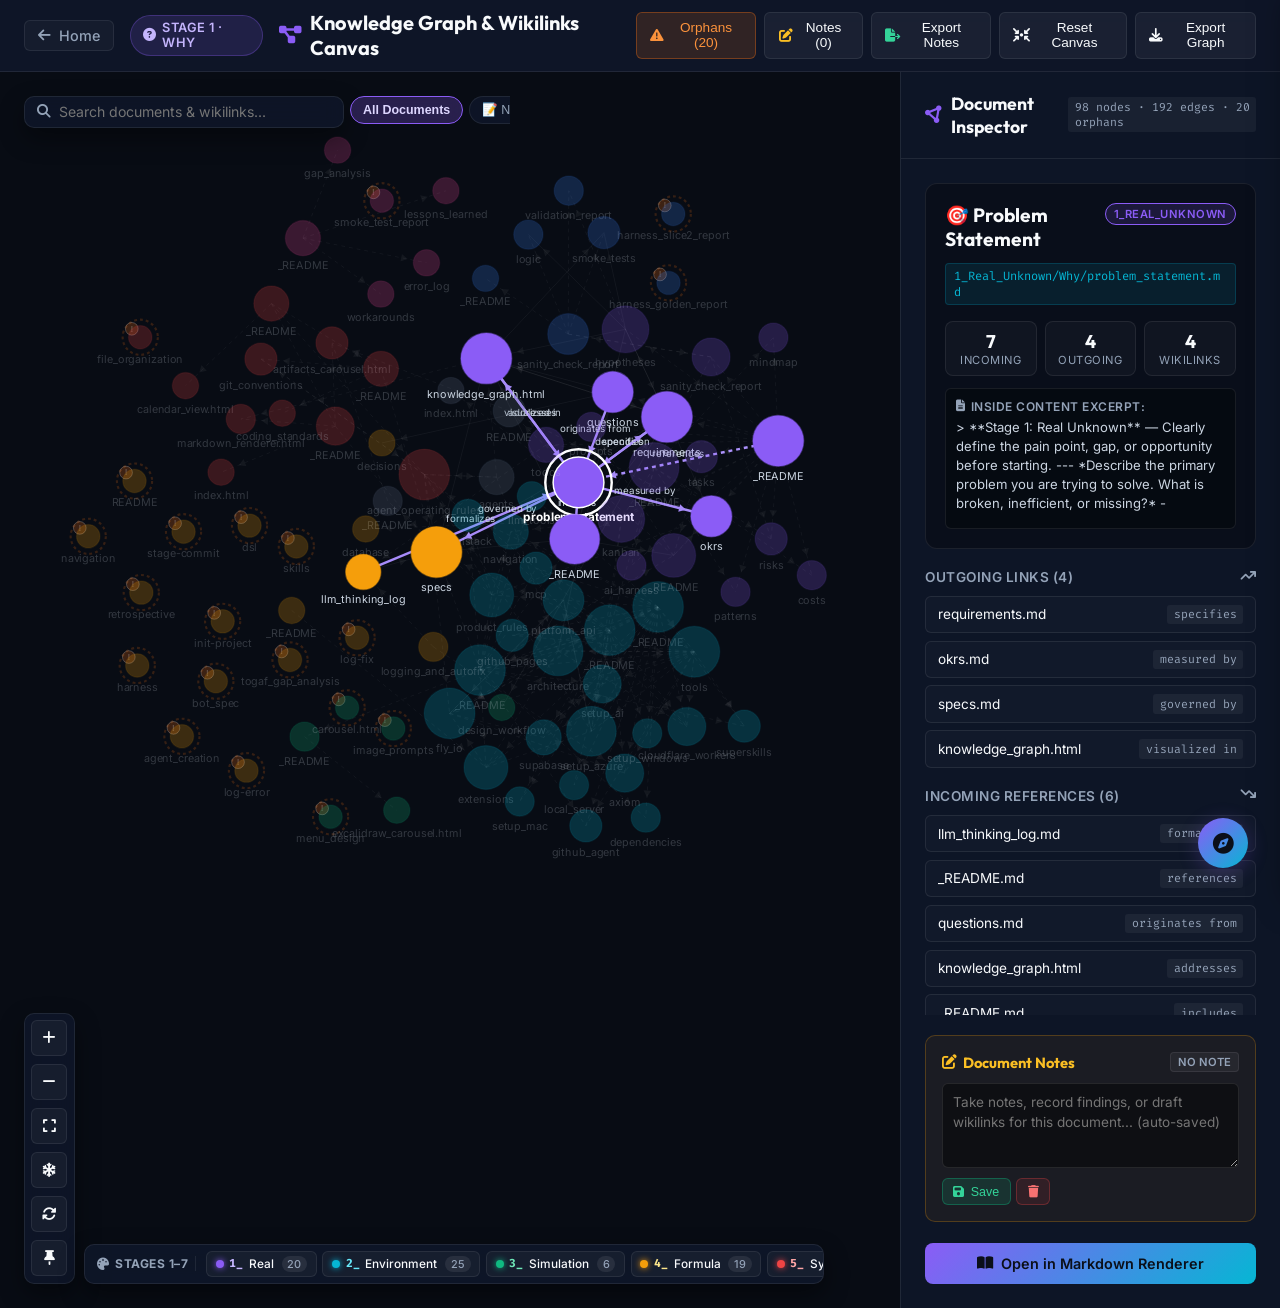
<file: 1_Real_Unknown/Why/knowledge_graph.html>
<!DOCTYPE html>
<html lang="en">
<head>
  <meta charset="UTF-8">
  <meta name="viewport" content="width=device-width, initial-scale=1.0">
  <title>Document Relationship Knowledge Graph — Why</title>
  <link rel="preconnect" href="https://fonts.googleapis.com">
  <link rel="preconnect" href="https://fonts.gstatic.com" crossorigin>
  <link href="https://fonts.googleapis.com/css2?family=Inter:wght@300;400;500;600;700&family=Outfit:wght@500;600;700;800&family=Fira+Code:wght@400;500&display=swap" rel="stylesheet">
  <link rel="stylesheet" href="https://cdnjs.cloudflare.com/ajax/libs/font-awesome/6.4.0/css/all.min.css">

  <style>
    :root {
      --bg-dark: #0b0f19;
      --bg-card: rgba(15, 23, 42, 0.85);
      --bg-glass: rgba(15, 23, 42, 0.9);
      --border-color: rgba(255, 255, 255, 0.08);
      --border-glow: rgba(139, 92, 246, 0.25);
      --text-primary: #f8fafc;
      --text-muted: #94a3b8;
      --stage-real: #8b5cf6;
      --stage-env: #06b6d4;
      --stage-sim: #10b981;
      --stage-form: #f59e0b;
      --stage-sym: #ef4444;
      --stage-sem: #ec4899;
      --stage-test: #3b82f6;
      --orphan-color: #f97316;
      --font-display: 'Outfit', sans-serif;
      --font-body: 'Inter', sans-serif;
      --font-mono: 'Fira Code', monospace;
      --transition: all 0.25s cubic-bezier(0.4, 0, 0.2, 1);
    }

    * { box-sizing: border-box; margin: 0; padding: 0; }

    body {
      background-color: var(--bg-dark);
      color: var(--text-primary);
      font-family: var(--font-body);
      min-height: 100vh;
      overflow: hidden;
      display: flex;
      flex-direction: column;
    }

    a { color: inherit; text-decoration: none; transition: var(--transition); }

    /* Header */
    .app-header {
      backdrop-filter: blur(14px);
      background-color: var(--bg-glass);
      border-bottom: 1px solid var(--border-color);
      position: relative;
      z-index: 100;
      padding: 0.65rem 1.5rem;
      display: flex;
      justify-content: space-between;
      align-items: center;
      gap: 1rem;
    }

    .header-left {
      display: flex;
      align-items: center;
      gap: 1rem;
    }

    .back-btn {
      display: inline-flex;
      align-items: center;
      gap: 0.5rem;
      font-weight: 500;
      color: var(--text-muted);
      font-size: 0.9rem;
      padding: 0.4rem 0.8rem;
      border-radius: 6px;
      border: 1px solid var(--border-color);
      background: rgba(255, 255, 255, 0.03);
    }

    .back-btn:hover {
      color: var(--stage-real);
      border-color: var(--stage-real);
      transform: translateX(-2px);
    }

    .stage-badge {
      display: inline-flex;
      align-items: center;
      gap: 0.4rem;
      background: rgba(139, 92, 246, 0.15);
      border: 1px solid rgba(139, 92, 246, 0.3);
      color: #c4b5fd;
      padding: 0.3rem 0.75rem;
      border-radius: 999px;
      font-size: 0.8rem;
      font-weight: 600;
      text-transform: uppercase;
      letter-spacing: 0.5px;
    }

    .page-title {
      font-family: var(--font-display);
      font-size: 1.25rem;
      font-weight: 700;
      color: var(--text-primary);
      display: flex;
      align-items: center;
      gap: 0.5rem;
    }

    .header-right {
      display: flex;
      align-items: center;
      gap: 0.5rem;
    }

    .btn-tool {
      display: inline-flex;
      align-items: center;
      gap: 0.4rem;
      background: rgba(255, 255, 255, 0.05);
      border: 1px solid var(--border-color);
      color: var(--text-primary);
      padding: 0.45rem 0.85rem;
      border-radius: 6px;
      font-size: 0.85rem;
      font-weight: 500;
      cursor: pointer;
      transition: var(--transition);
    }

    .btn-tool:hover {
      background: rgba(255, 255, 255, 0.1);
      border-color: rgba(255, 255, 255, 0.2);
    }

    .btn-orphans-filter {
      background: rgba(249, 115, 22, 0.15);
      border: 1px solid rgba(249, 115, 22, 0.35);
      color: #fb923c;
    }

    .btn-orphans-filter.active {
      background: #f97316;
      color: #0b0f19;
      font-weight: 700;
      box-shadow: 0 0 15px rgba(249, 115, 22, 0.5);
    }

    /* Main Canvas & Layout */
    .app-body {
      flex: 1;
      display: grid;
      grid-template-columns: 1fr 380px;
      position: relative;
      overflow: hidden;
    }

    .canvas-container {
      position: relative;
      width: 100%;
      height: 100%;
      background: #080c14;
      overflow: hidden;
      cursor: grab;
    }

    .canvas-container.grabbing {
      cursor: grabbing;
    }

    #graphCanvas {
      width: 100%;
      height: 100%;
      display: block;
    }

    /* Floating Canvas Controls */
    .canvas-controls {
      position: absolute;
      bottom: 1.5rem;
      left: 1.5rem;
      display: flex;
      flex-direction: column;
      gap: 0.5rem;
      z-index: 10;
      background: rgba(15, 23, 42, 0.85);
      backdrop-filter: blur(10px);
      border: 1px solid var(--border-color);
      border-radius: 10px;
      padding: 0.4rem;
      box-shadow: 0 10px 25px rgba(0, 0, 0, 0.4);
    }

    .ctrl-btn {
      width: 36px;
      height: 36px;
      border-radius: 6px;
      background: rgba(255, 255, 255, 0.04);
      border: 1px solid var(--border-color);
      color: var(--text-primary);
      display: flex;
      align-items: center;
      justify-content: center;
      cursor: pointer;
      font-size: 0.9rem;
      transition: var(--transition);
    }

    .ctrl-btn:hover {
      background: rgba(139, 92, 246, 0.2);
      border-color: var(--stage-real);
      color: #c4b5fd;
    }

    /* Search & Filter Bar Overlay */
    .graph-search-bar {
      position: absolute;
      top: 1.5rem;
      left: 1.5rem;
      z-index: 10;
      display: flex;
      align-items: center;
      gap: 0.5rem;
      background: rgba(15, 23, 42, 0.85);
      backdrop-filter: blur(10px);
      border: 1px solid var(--border-color);
      border-radius: 10px;
      padding: 0.4rem 0.75rem;
      box-shadow: 0 10px 25px rgba(0, 0, 0, 0.4);
      width: 320px;
    }

    .search-input {
      background: transparent;
      border: none;
      outline: none;
      color: var(--text-primary);
      font-size: 0.88rem;
      font-family: var(--font-body);
      flex: 1;
    }

    .stage-filters-strip {
      position: absolute;
      top: 1.5rem;
      left: 350px;
      z-index: 10;
      display: flex;
      gap: 0.35rem;
      overflow-x: auto;
      max-width: calc(100% - 740px);
      padding-bottom: 2px;
    }

    .filter-chip {
      background: rgba(15, 23, 42, 0.85);
      backdrop-filter: blur(10px);
      border: 1px solid var(--border-color);
      border-radius: 999px;
      padding: 0.35rem 0.75rem;
      font-size: 0.78rem;
      font-weight: 500;
      color: var(--text-muted);
      cursor: pointer;
      white-space: nowrap;
      transition: var(--transition);
      display: inline-flex;
      align-items: center;
      gap: 0.35rem;
    }

    .filter-chip:hover {
      color: var(--text-primary);
      border-color: rgba(255, 255, 255, 0.25);
    }

    .filter-chip.active {
      background: rgba(139, 92, 246, 0.25);
      border-color: var(--stage-real);
      color: #ddd6fe;
      font-weight: 600;
    }

    .stage-tag-dot {
      display: inline-block;
      width: 8px;
      height: 8px;
      border-radius: 50%;
      flex-shrink: 0;
      box-shadow: 0 0 5px currentColor;
    }

    .filter-chip.stage-chip:hover {
      border-color: var(--chip-color, var(--border-color));
      color: #fff;
    }

    .filter-chip.stage-chip.active {
      background: var(--chip-bg, rgba(139, 92, 246, 0.25));
      border-color: var(--chip-color, var(--stage-real));
      color: #fff;
      box-shadow: 0 0 12px var(--chip-glow, rgba(139, 92, 246, 0.3));
    }

    /* Floating Stage Color Legend (Stages 1-7) */
    .stage-legend-bar {
      position: absolute;
      bottom: 1.5rem;
      left: 5.25rem;
      z-index: 10;
      display: flex;
      align-items: center;
      gap: 0.6rem;
      background: rgba(15, 23, 42, 0.9);
      backdrop-filter: blur(14px);
      border: 1px solid var(--border-color);
      border-radius: 10px;
      padding: 0.35rem 0.75rem;
      box-shadow: 0 10px 25px rgba(0, 0, 0, 0.45);
      max-width: calc(100% - 10rem);
      overflow-x: auto;
    }

    .legend-title {
      font-size: 0.75rem;
      font-weight: 700;
      color: var(--text-muted);
      text-transform: uppercase;
      letter-spacing: 0.5px;
      display: inline-flex;
      align-items: center;
      gap: 0.35rem;
      white-space: nowrap;
      padding-right: 0.45rem;
      border-right: 1px solid var(--border-color);
    }

    .legend-tags-row {
      display: flex;
      align-items: center;
      gap: 0.35rem;
    }

    .stage-tag-pill {
      display: inline-flex;
      align-items: center;
      gap: 0.35rem;
      background: rgba(255, 255, 255, 0.04);
      border: 1px solid var(--border-color);
      border-radius: 6px;
      padding: 0.25rem 0.55rem;
      font-size: 0.74rem;
      font-weight: 500;
      cursor: pointer;
      color: var(--text-primary);
      transition: var(--transition);
      white-space: nowrap;
      user-select: none;
    }

    .stage-tag-pill:hover {
      background: rgba(255, 255, 255, 0.09);
      border-color: var(--pill-color, rgba(255, 255, 255, 0.3));
      transform: translateY(-1px);
    }

    .stage-tag-pill.active {
      background: var(--pill-bg, rgba(139, 92, 246, 0.25));
      border-color: var(--pill-color, var(--stage-real));
      box-shadow: 0 0 10px var(--pill-glow, rgba(139, 92, 246, 0.4));
      font-weight: 600;
    }

    .stage-tag-pill .legend-dot {
      width: 8px;
      height: 8px;
      border-radius: 50%;
      flex-shrink: 0;
    }

    .stage-tag-pill .legend-num {
      font-family: var(--font-mono);
      font-weight: 700;
      font-size: 0.72rem;
    }

    .stage-tag-pill .legend-count {
      font-size: 0.68rem;
      color: var(--text-muted);
      background: rgba(255, 255, 255, 0.08);
      padding: 0.08rem 0.35rem;
      border-radius: 999px;
      margin-left: 0.15rem;
    }

    /* Simulation Status Tag */
    .sim-status-tag {
      display: inline-flex;
      align-items: center;
      gap: 0.35rem;
      font-size: 0.72rem;
      color: var(--text-muted);
      margin-left: 0.4rem;
      padding-left: 0.5rem;
      border-left: 1px solid var(--border-color);
      white-space: nowrap;
    }

    .sim-status-tag .status-indicator {
      width: 7px;
      height: 7px;
      border-radius: 50%;
      background: #34d399;
      box-shadow: 0 0 6px #34d399;
    }

    .sim-status-tag .status-indicator.cooling {
      background: #f59e0b;
      box-shadow: 0 0 6px #f59e0b;
    }

    .sim-status-tag .status-indicator.frozen {
      background: #38bdf8;
      box-shadow: 0 0 6px #38bdf8;
    }

    /* Accessibility focus rings */
    button:focus-visible, input:focus-visible, textarea:focus-visible, a:focus-visible {
      outline: 2px solid var(--stage-real);
      outline-offset: 2px;
    }

    .sr-only {
      position: absolute;
      width: 1px;
      height: 1px;
      padding: 0;
      margin: -1px;
      overflow: hidden;
      clip: rect(0, 0, 0, 0);
      white-space: nowrap;
      border: 0;
    }

    /* Inline Load Error & Drag-and-drop Overlay */
    .graph-error-overlay {
      position: absolute;
      inset: 0;
      z-index: 70;
      background: rgba(11, 15, 25, 0.94);
      backdrop-filter: blur(16px);
      display: none;
      flex-direction: column;
      align-items: center;
      justify-content: center;
      padding: 2rem;
    }

    .graph-error-card {
      background: rgba(15, 23, 42, 0.95);
      border: 1px solid rgba(239, 68, 68, 0.4);
      border-radius: 14px;
      padding: 2rem;
      max-width: 580px;
      width: 100%;
      box-shadow: 0 20px 50px rgba(0, 0, 0, 0.7);
      display: flex;
      flex-direction: column;
      gap: 1.25rem;
    }

    .graph-error-header {
      display: flex;
      align-items: center;
      gap: 0.75rem;
      color: #ef4444;
      font-family: var(--font-display);
      font-size: 1.2rem;
      font-weight: 700;
    }

    .graph-error-desc {
      font-size: 0.88rem;
      color: #cbd5e1;
      line-height: 1.5;
    }

    .graph-error-options {
      display: flex;
      flex-direction: column;
      gap: 1rem;
    }

    .fix-option-box {
      background: rgba(0, 0, 0, 0.4);
      border: 1px solid var(--border-color);
      border-radius: 8px;
      padding: 0.85rem;
      display: flex;
      flex-direction: column;
      gap: 0.4rem;
    }

    .fix-option-title {
      font-size: 0.82rem;
      font-weight: 600;
      color: var(--stage-env);
      text-transform: uppercase;
      letter-spacing: 0.5px;
    }

    .drop-zone {
      border: 2px dashed rgba(139, 92, 246, 0.45);
      background: rgba(139, 92, 246, 0.06);
      border-radius: 8px;
      padding: 1.25rem;
      text-align: center;
      cursor: pointer;
      transition: var(--transition);
      display: flex;
      flex-direction: column;
      align-items: center;
      gap: 0.5rem;
    }

    .drop-zone.dragover {
      background: rgba(139, 92, 246, 0.2);
      border-color: var(--stage-real);
      transform: scale(1.02);
    }

    @media (prefers-reduced-motion: reduce) {
      * {
        animation: none !important;
        transition: none !important;
      }
    }

    /* Right Sidebar Inspector */
    .inspector-sidebar {
      background-color: var(--bg-card);
      backdrop-filter: blur(16px);
      border-left: 1px solid var(--border-color);
      display: flex;
      flex-direction: column;
      overflow-y: auto;
      z-index: 20;
    }

    .inspector-header {
      padding: 1.25rem 1.5rem;
      border-bottom: 1px solid var(--border-color);
      display: flex;
      justify-content: space-between;
      align-items: center;
    }

    .inspector-title {
      font-family: var(--font-display);
      font-size: 1.1rem;
      font-weight: 700;
      color: var(--text-primary);
      display: flex;
      align-items: center;
      gap: 0.5rem;
    }

    .inspector-content {
      padding: 1.5rem;
      display: flex;
      flex-direction: column;
      gap: 1.25rem;
      flex: 1;
    }

    /* Node Card in Inspector */
    .node-summary-card {
      background: rgba(0, 0, 0, 0.3);
      border: 1px solid var(--border-color);
      border-radius: 12px;
      padding: 1.2rem;
      display: flex;
      flex-direction: column;
      gap: 0.75rem;
    }

    .node-title-main {
      font-family: var(--font-display);
      font-size: 1.2rem;
      font-weight: 700;
      color: #f8fafc;
      word-break: break-word;
    }

    .node-path-badge {
      font-family: var(--font-mono);
      font-size: 0.75rem;
      color: var(--stage-env);
      background: rgba(6, 182, 212, 0.1);
      padding: 0.25rem 0.5rem;
      border-radius: 4px;
      border: 1px solid rgba(6, 182, 212, 0.2);
      word-break: break-all;
    }

    .metric-grid {
      display: grid;
      grid-template-columns: repeat(3, 1fr);
      gap: 0.5rem;
      margin-top: 0.25rem;
    }

    .metric-box {
      background: rgba(255, 255, 255, 0.03);
      border: 1px solid var(--border-color);
      border-radius: 8px;
      padding: 0.5rem;
      text-align: center;
    }

    .metric-value {
      font-family: var(--font-display);
      font-size: 1.15rem;
      font-weight: 700;
      color: var(--text-primary);
    }

    .metric-label {
      font-size: 0.7rem;
      color: var(--text-muted);
      text-transform: uppercase;
      letter-spacing: 0.5px;
    }

    /* Orphan Warning Card */
    .orphan-alert-card {
      background: rgba(249, 115, 22, 0.1);
      border: 1px solid rgba(249, 115, 22, 0.35);
      border-radius: 10px;
      padding: 1rem;
      display: flex;
      flex-direction: column;
      gap: 0.65rem;
    }

    .orphan-alert-header {
      display: flex;
      align-items: center;
      gap: 0.5rem;
      color: #fb923c;
      font-weight: 700;
      font-size: 0.95rem;
    }

    .orphan-alert-text {
      color: #fed7aa;
      font-size: 0.85rem;
      line-height: 1.5;
    }

    .feedback-box {
      background: rgba(0, 0, 0, 0.4);
      border: 1px dashed rgba(249, 115, 22, 0.4);
      border-radius: 6px;
      padding: 0.75rem;
      display: flex;
      flex-direction: column;
      gap: 0.5rem;
    }

    .feedback-title {
      font-size: 0.8rem;
      color: #fba94b;
      font-weight: 600;
      text-transform: uppercase;
      letter-spacing: 0.5px;
    }

    .feedback-code {
      font-family: var(--font-mono);
      font-size: 0.8rem;
      color: #fde047;
      background: rgba(0, 0, 0, 0.5);
      padding: 0.4rem 0.6rem;
      border-radius: 4px;
      word-break: break-all;
    }

    .btn-copy-snippet {
      align-self: flex-start;
      background: rgba(249, 115, 22, 0.2);
      border: 1px solid rgba(249, 115, 22, 0.4);
      color: #fed7aa;
      padding: 0.35rem 0.75rem;
      border-radius: 4px;
      font-size: 0.78rem;
      font-weight: 600;
      cursor: pointer;
      display: inline-flex;
      align-items: center;
      gap: 0.35rem;
      transition: var(--transition);
    }

    .btn-copy-snippet:hover {
      background: #f97316;
      color: #0b0f19;
    }

    /* Links Lists */
    .links-section {
      display: flex;
      flex-direction: column;
      gap: 0.65rem;
    }

    .links-heading {
      font-size: 0.85rem;
      font-weight: 600;
      color: var(--text-muted);
      text-transform: uppercase;
      letter-spacing: 0.5px;
      display: flex;
      justify-content: space-between;
    }

    .links-list {
      display: flex;
      flex-direction: column;
      gap: 0.45rem;
      max-height: 200px;
      overflow-y: auto;
    }

    .link-item {
      display: flex;
      align-items: center;
      justify-content: space-between;
      padding: 0.5rem 0.75rem;
      background: rgba(255, 255, 255, 0.02);
      border: 1px solid var(--border-color);
      border-radius: 6px;
      cursor: pointer;
      font-size: 0.85rem;
      transition: var(--transition);
    }

    .link-item:hover {
      background: rgba(139, 92, 246, 0.1);
      border-color: rgba(139, 92, 246, 0.3);
      transform: translateX(3px);
    }

    .link-relation-badge {
      font-family: var(--font-mono);
      font-size: 0.72rem;
      color: var(--text-muted);
      background: rgba(255, 255, 255, 0.05);
      padding: 0.15rem 0.4rem;
      border-radius: 3px;
    }

    .btn-open-doc {
      display: inline-flex;
      align-items: center;
      justify-content: center;
      gap: 0.5rem;
      background: linear-gradient(135deg, var(--stage-real), var(--stage-env));
      border: none;
      color: #0b0f19;
      padding: 0.75rem 1rem;
      border-radius: 8px;
      font-weight: 600;
      font-size: 0.9rem;
      cursor: pointer;
      transition: var(--transition);
      margin-top: auto;
    }

    .btn-open-doc:hover {
      box-shadow: 0 0 20px var(--border-glow);
      color: #000;
      transform: translateY(-2px);
    }

    /* Floating Hover Popover ("Show Inside") */
    .hover-preview-card {
      position: absolute;
      width: 320px;
      background: rgba(15, 23, 42, 0.95);
      backdrop-filter: blur(18px);
      border: 1px solid rgba(255, 255, 255, 0.16);
      border-radius: 12px;
      padding: 1rem;
      box-shadow: 0 16px 36px rgba(0, 0, 0, 0.6), 0 0 25px rgba(139, 92, 246, 0.2);
      z-index: 50;
      pointer-events: auto;
      transition: opacity 0.18s ease;
      display: flex;
      flex-direction: column;
      gap: 0.65rem;
    }

    .hover-header {
      display: flex;
      justify-content: space-between;
      align-items: center;
      gap: 0.5rem;
    }

    .hover-title-row {
      display: flex;
      align-items: center;
      gap: 0.5rem;
      min-width: 0;
    }

    .hover-stage-dot {
      width: 10px;
      height: 10px;
      border-radius: 50%;
      background: var(--stage-real);
      flex-shrink: 0;
    }

    .hover-title {
      font-family: var(--font-display);
      font-weight: 700;
      font-size: 0.95rem;
      color: #fff;
      white-space: nowrap;
      overflow: hidden;
      text-overflow: ellipsis;
    }

    .hover-badge {
      font-size: 0.68rem;
      font-weight: 600;
      text-transform: uppercase;
      padding: 0.2rem 0.5rem;
      border-radius: 999px;
      border: 1px solid rgba(255, 255, 255, 0.15);
      background: rgba(255, 255, 255, 0.05);
      white-space: nowrap;
    }

    .hover-path {
      font-family: var(--font-mono);
      font-size: 0.72rem;
      color: var(--stage-env);
      background: rgba(6, 182, 212, 0.08);
      padding: 0.2rem 0.4rem;
      border-radius: 4px;
      border: 1px solid rgba(6, 182, 212, 0.15);
      word-break: break-all;
    }

    .hover-content-box {
      background: rgba(0, 0, 0, 0.35);
      border: 1px solid var(--border-color);
      border-radius: 6px;
      padding: 0.6rem;
      display: flex;
      flex-direction: column;
      gap: 0.35rem;
    }

    .hover-section-label {
      font-size: 0.72rem;
      font-weight: 600;
      color: var(--text-muted);
      text-transform: uppercase;
      letter-spacing: 0.5px;
      display: flex;
      align-items: center;
      gap: 0.35rem;
    }

    .hover-excerpt {
      font-size: 0.8rem;
      color: #cbd5e1;
      line-height: 1.45;
      max-height: 110px;
      overflow-y: auto;
    }

    .hover-note-box {
      background: rgba(245, 158, 11, 0.1);
      border: 1px dashed rgba(245, 158, 11, 0.35);
      border-radius: 6px;
      padding: 0.6rem;
      display: flex;
      flex-direction: column;
      gap: 0.35rem;
    }

    .hover-note-text {
      font-size: 0.8rem;
      color: #fde68a;
      line-height: 1.4;
      max-height: 80px;
      overflow-y: auto;
    }

    .hover-footer {
      display: flex;
      justify-content: space-between;
      align-items: center;
      border-top: 1px solid var(--border-color);
      padding-top: 0.5rem;
      margin-top: 0.15rem;
    }

    .hover-stats {
      font-size: 0.72rem;
      color: var(--text-muted);
      font-family: var(--font-mono);
    }

    .hover-actions {
      display: flex;
      gap: 0.35rem;
    }

    .hover-btn {
      display: inline-flex;
      align-items: center;
      gap: 0.3rem;
      padding: 0.3rem 0.6rem;
      border-radius: 4px;
      font-size: 0.75rem;
      font-weight: 600;
      cursor: pointer;
      border: 1px solid var(--border-color);
      background: rgba(255, 255, 255, 0.05);
      color: var(--text-primary);
      transition: var(--transition);
    }

    .hover-btn:hover {
      background: rgba(255, 255, 255, 0.12);
    }

    .hover-btn-note {
      background: rgba(245, 158, 11, 0.15);
      border-color: rgba(245, 158, 11, 0.35);
      color: #fbbf24;
    }
    .hover-btn-note:hover {
      background: #f59e0b;
      color: #0b0f19;
    }

    /* Notes Section in Inspector */
    .notes-card {
      background: rgba(245, 158, 11, 0.06);
      border: 1px solid rgba(245, 158, 11, 0.25);
      border-radius: 10px;
      padding: 1rem;
      display: flex;
      flex-direction: column;
      gap: 0.65rem;
    }

    .notes-header {
      display: flex;
      justify-content: space-between;
      align-items: center;
    }

    .notes-title {
      font-family: var(--font-display);
      font-size: 0.92rem;
      font-weight: 700;
      color: #fbbf24;
      display: flex;
      align-items: center;
      gap: 0.4rem;
    }

    .notes-badge {
      font-size: 0.7rem;
      padding: 0.15rem 0.45rem;
      border-radius: 4px;
      font-weight: 600;
      text-transform: uppercase;
    }

    .notes-badge.saved {
      background: rgba(16, 185, 129, 0.15);
      color: #34d399;
      border: 1px solid rgba(16, 185, 129, 0.3);
    }

    .notes-badge.empty {
      background: rgba(255, 255, 255, 0.05);
      color: var(--text-muted);
      border: 1px solid var(--border-color);
    }

    .note-textarea {
      width: 100%;
      min-height: 85px;
      background: rgba(0, 0, 0, 0.45);
      border: 1px solid rgba(255, 255, 255, 0.1);
      border-radius: 6px;
      color: var(--text-primary);
      font-family: var(--font-body);
      font-size: 0.85rem;
      padding: 0.6rem;
      resize: vertical;
      outline: none;
      line-height: 1.45;
      transition: var(--transition);
    }

    .note-textarea:focus {
      border-color: #fbbf24;
      box-shadow: 0 0 10px rgba(245, 158, 11, 0.2);
    }

    .note-actions-row {
      display: flex;
      align-items: center;
      justify-content: space-between;
      gap: 0.5rem;
    }

    .note-timestamp {
      font-size: 0.7rem;
      color: var(--text-muted);
      font-family: var(--font-mono);
    }

    .node-excerpt-box {
      background: rgba(0, 0, 0, 0.3);
      border: 1px solid var(--border-color);
      border-radius: 6px;
      padding: 0.6rem;
      display: flex;
      flex-direction: column;
      gap: 0.3rem;
    }

    .node-excerpt-text {
      font-size: 0.82rem;
      color: #cbd5e1;
      line-height: 1.45;
      max-height: 100px;
      overflow-y: auto;
    }

    .btn-notes-filter.active {
      background: #f59e0b;
      color: #0b0f19;
      font-weight: 700;
      box-shadow: 0 0 15px rgba(245, 158, 11, 0.5);
    }

    /* Debug Drawer */
    .debug-toggle-btn {
      position: fixed;
      bottom: 2rem;
      right: 2rem;
      width: 50px;
      height: 50px;
      border-radius: 50%;
      background: linear-gradient(135deg, var(--stage-real), var(--stage-env));
      border: none;
      color: #0b0f19;
      font-size: 1.3rem;
      cursor: pointer;
      display: flex;
      justify-content: center;
      align-items: center;
      box-shadow: 0 4px 20px var(--border-glow);
      z-index: 999;
      transition: var(--transition);
    }

    .debug-toggle-btn:hover {
      transform: scale(1.08) rotate(45deg);
    }

    .debug-menu-overlay {
      position: fixed;
      top: 0;
      right: -420px;
      width: 400px;
      height: 100vh;
      background-color: rgba(11, 15, 25, 0.95);
      backdrop-filter: blur(20px);
      border-left: 1px solid var(--border-color);
      box-shadow: -10px 0 30px rgba(0, 0, 0, 0.5);
      z-index: 998;
      transition: right 0.4s cubic-bezier(0.4, 0, 0.2, 1);
      padding: 2.5rem 2rem;
      display: flex;
      flex-direction: column;
    }

    .debug-menu-overlay.open { right: 0; }

    .debug-menu-header {
      display: flex;
      justify-content: space-between;
      align-items: center;
      margin-bottom: 1.5rem;
      border-bottom: 1px solid var(--border-color);
      padding-bottom: 1rem;
    }

    .debug-menu-title {
      font-family: var(--font-display);
      font-size: 1.3rem;
      font-weight: 700;
      color: var(--stage-env);
    }

    .debug-search-input {
      width: 100%;
      padding: 0.6rem 0.85rem;
      background: rgba(0, 0, 0, 0.3);
      border: 1px solid var(--border-color);
      border-radius: 6px;
      color: var(--text-primary);
      font-size: 0.88rem;
      margin-bottom: 1rem;
      outline: none;
    }

    .debug-search-input:focus { border-color: var(--stage-env); }

    .debug-links-list {
      list-style: none;
      overflow-y: auto;
      flex-grow: 1;
    }

    .debug-item { margin-bottom: 0.4rem; }

    .debug-link {
      display: flex;
      align-items: center;
      justify-content: space-between;
      padding: 0.65rem 0.85rem;
      background-color: rgba(255, 255, 255, 0.02);
      border: 1px solid transparent;
      border-radius: 6px;
      font-size: 0.9rem;
      transition: var(--transition);
      color: var(--text-primary);
    }

    .debug-link:hover {
      background-color: rgba(6, 182, 212, 0.08);
      border-color: rgba(6, 182, 212, 0.2);
      color: var(--stage-env);
      transform: translateX(4px);
    }

    .debug-divider { height: 1px; background-color: var(--border-color); margin: 0.75rem 0; }

    /* Responsive */
    @media (max-width: 1024px) {
      .app-body { grid-template-columns: 1fr; }
      .inspector-sidebar {
        position: absolute;
        bottom: 0;
        left: 0;
        right: 0;
        height: 380px;
        box-shadow: 0 -10px 30px rgba(0,0,0,0.5);
      }
      .stage-filters-strip { display: none; }
    }
  </style>
</head>
<body>

  <!-- Top App Navigation -->
  <header class="app-header">
    <div class="header-left">
      <a href="../../index.html" class="back-btn" id="homeBackBtn">
        <i class="fa-solid fa-arrow-left"></i>
        <span>Home</span>
      </a>
      <span class="stage-badge"><i class="fa-solid fa-circle-question"></i> Stage 1 · Why</span>
      <h1 class="page-title">
        <i class="fa-solid fa-diagram-project" style="color: var(--stage-real);"></i>
        <span>Knowledge Graph &amp; Wikilinks Canvas</span>
      </h1>
    </div>

    <div class="header-right">
      <button class="btn-tool btn-orphans-filter" id="orphanToggleBtn">
        <i class="fa-solid fa-triangle-exclamation"></i>
        <span>Orphans (<span id="orphanCountBadge">0</span>)</span>
      </button>
      <button class="btn-tool btn-notes-filter" id="notesToggleBtn" title="Filter documents with notes">
        <i class="fa-solid fa-pen-to-square" style="color: #fbbf24;"></i>
        <span>Notes (<span id="headerNotesCount">0</span>)</span>
      </button>
      <button class="btn-tool" id="exportNotesBtn" title="Download all notes as Markdown">
        <i class="fa-solid fa-file-export" style="color: #34d399;"></i>
        <span>Export Notes</span>
      </button>
      <button class="btn-tool" id="resetViewBtn" title="Reset view and center graph">
        <i class="fa-solid fa-arrows-to-circle"></i>
        <span>Reset Canvas</span>
      </button>
      <button class="btn-tool" id="exportGraphBtn" title="Export graph nodes & edges as JSON">
        <i class="fa-solid fa-download"></i>
        <span>Export Graph</span>
      </button>
    </div>
  </header>

  <!-- Main Graph Body -->
  <main class="app-body">
    
    <!-- Canvas Area -->
    <div class="canvas-container" id="canvasContainer">
      <canvas id="graphCanvas"></canvas>

      <!-- Search Overlay -->
      <div class="graph-search-bar">
        <i class="fa-solid fa-magnifying-glass" style="color: var(--text-muted); font-size: 0.85rem;"></i>
        <input type="text" class="search-input" id="nodeSearchInput" placeholder="Search documents & wikilinks..." />
      </div>

      <!-- Stage Filters Overlay -->
      <div class="stage-filters-strip" id="stageFiltersStrip">
        <button class="filter-chip active" data-stage="ALL">All Documents</button>
        <button class="filter-chip" data-stage="NOTES">📝 Notes (<span id="filterNotesCount">0</span>)</button>
        <button class="filter-chip" data-stage="ORPHANS">⚠️ Orphans Only</button>
        <button class="filter-chip stage-chip" data-stage="1_Real_Unknown" style="--chip-color:#8b5cf6;--chip-bg:rgba(139,92,246,0.22);--chip-glow:rgba(139,92,246,0.4);" title="Stage 1 · Real Unknown (Purple/Violet)"><span class="stage-tag-dot" style="background:#8b5cf6;"></span>1_Real_Unknown</button>
        <button class="filter-chip stage-chip" data-stage="2_Environment" style="--chip-color:#06b6d4;--chip-bg:rgba(6,182,212,0.22);--chip-glow:rgba(6,182,212,0.4);" title="Stage 2 · Environment (Cyan)"><span class="stage-tag-dot" style="background:#06b6d4;"></span>2_Environment</button>
        <button class="filter-chip stage-chip" data-stage="3_Simulation" style="--chip-color:#10b981;--chip-bg:rgba(16,185,129,0.22);--chip-glow:rgba(16,185,129,0.4);" title="Stage 3 · Simulation (Green)"><span class="stage-tag-dot" style="background:#10b981;"></span>3_Simulation</button>
        <button class="filter-chip stage-chip" data-stage="4_Formula" style="--chip-color:#f59e0b;--chip-bg:rgba(245,158,11,0.22);--chip-glow:rgba(245,158,11,0.4);" title="Stage 4 · Formula (Amber)"><span class="stage-tag-dot" style="background:#f59e0b;"></span>4_Formula</button>
        <button class="filter-chip stage-chip" data-stage="5_Symbols" style="--chip-color:#ef4444;--chip-bg:rgba(239,68,68,0.22);--chip-glow:rgba(239,68,68,0.4);" title="Stage 5 · Symbols (Red)"><span class="stage-tag-dot" style="background:#ef4444;"></span>5_Symbols</button>
        <button class="filter-chip stage-chip" data-stage="6_Semblance" style="--chip-color:#ec4899;--chip-bg:rgba(236,72,153,0.22);--chip-glow:rgba(236,72,153,0.4);" title="Stage 6 · Semblance (Pink)"><span class="stage-tag-dot" style="background:#ec4899;"></span>6_Semblance</button>
        <button class="filter-chip stage-chip" data-stage="7_Testing_Known" style="--chip-color:#3b82f6;--chip-bg:rgba(59,130,246,0.22);--chip-glow:rgba(59,130,246,0.4);" title="Stage 7 · Testing Known (Blue)"><span class="stage-tag-dot" style="background:#3b82f6;"></span>7_Testing_Known</button>
      </div>

      <!-- Floating Hover Popover ("Show Inside") -->
      <div class="hover-preview-card" id="hoverPreviewCard" style="display: none;">
        <div class="hover-header">
          <div class="hover-title-row">
            <span class="hover-stage-dot" id="hoverStageDot"></span>
            <span class="hover-title" id="hoverTitle">Document</span>
          </div>
          <span class="hover-badge" id="hoverStageBadge">Stage</span>
        </div>
        <div class="hover-path" id="hoverPath">path/to/file.md</div>
        
        <div class="hover-content-box">
          <div class="hover-section-label"><i class="fa-solid fa-file-lines"></i> Inside Content:</div>
          <div class="hover-excerpt" id="hoverExcerpt">Preview text...</div>
        </div>

        <div class="hover-note-box" id="hoverNoteBox" style="display: none;">
          <div class="hover-section-label" style="color: #fbbf24;"><i class="fa-solid fa-pen-to-square"></i> Your Note:</div>
          <div class="hover-note-text" id="hoverNoteText">Note content...</div>
        </div>

        <div class="hover-footer">
          <span class="hover-stats" id="hoverStats">🔗 0 in · 0 out</span>
          <div class="hover-actions">
            <button class="hover-btn hover-btn-note" id="hoverAddNoteBtn" title="Take note on this document">
              <i class="fa-solid fa-pen"></i> Take Note
            </button>
            <a href="#" class="hover-btn" id="hoverOpenDocBtn" target="_blank" title="Open in Markdown Renderer">
              <i class="fa-solid fa-arrow-up-right-from-square"></i>
            </a>
          </div>
        </div>
      </div>

      <!-- Screen Reader Live Announcer -->
      <div id="liveAnnouncer" class="sr-only" aria-live="polite"></div>

      <!-- Canvas Controls -->
      <div class="canvas-controls" role="toolbar" aria-label="Canvas Navigation Controls">
        <button class="ctrl-btn" id="zoomInBtn" title="Zoom In (+)" aria-label="Zoom In"><i class="fa-solid fa-plus"></i></button>
        <button class="ctrl-btn" id="zoomOutBtn" title="Zoom Out (-)" aria-label="Zoom Out"><i class="fa-solid fa-minus"></i></button>
        <button class="ctrl-btn" id="zoomFitBtn" title="Fit to Screen (F)" aria-label="Fit to Screen"><i class="fa-solid fa-expand"></i></button>
        <button class="ctrl-btn" id="togglePhysicsBtn" title="Freeze / Stabilize Physics (Space)" aria-label="Freeze or Resume Physics"><i class="fa-solid fa-snowflake"></i></button>
        <button class="ctrl-btn" id="reheatBtn" title="Re-heat / Re-layout Diagram" aria-label="Re-layout Diagram"><i class="fa-solid fa-rotate"></i></button>
        <button class="ctrl-btn" id="unpinAllBtn" title="Unpin all nodes" aria-label="Unpin all nodes"><i class="fa-solid fa-thumbtack"></i></button>
      </div>

      <!-- Floating Stage Color Legend (Stages 1-7 + Orphans) -->
      <div class="stage-legend-bar" id="stageLegendBar">
        <span class="legend-title"><i class="fa-solid fa-palette"></i> Stages 1–7</span>
        <div class="legend-tags-row">
          <div class="stage-tag-pill" data-stage="1_Real_Unknown" style="--pill-color:#8b5cf6;--pill-bg:rgba(139,92,246,0.22);--pill-glow:rgba(139,92,246,0.4);" title="Stage 1 · Real Unknown (Purple / Violet)">
            <span class="legend-dot" style="background:#8b5cf6;box-shadow:0 0 6px #8b5cf6;"></span>
            <span class="legend-num" style="color:#c4b5fd;">1_</span>
            <span>Real</span>
            <span class="legend-count" id="legendCount-1_Real_Unknown">0</span>
          </div>
          <div class="stage-tag-pill" data-stage="2_Environment" style="--pill-color:#06b6d4;--pill-bg:rgba(6,182,212,0.22);--pill-glow:rgba(6,182,212,0.4);" title="Stage 2 · Environment (Cyan)">
            <span class="legend-dot" style="background:#06b6d4;box-shadow:0 0 6px #06b6d4;"></span>
            <span class="legend-num" style="color:#67e8f9;">2_</span>
            <span>Environment</span>
            <span class="legend-count" id="legendCount-2_Environment">0</span>
          </div>
          <div class="stage-tag-pill" data-stage="3_Simulation" style="--pill-color:#10b981;--pill-bg:rgba(16,185,129,0.22);--pill-glow:rgba(16,185,129,0.4);" title="Stage 3 · Simulation (Green)">
            <span class="legend-dot" style="background:#10b981;box-shadow:0 0 6px #10b981;"></span>
            <span class="legend-num" style="color:#6ee7b7;">3_</span>
            <span>Simulation</span>
            <span class="legend-count" id="legendCount-3_Simulation">0</span>
          </div>
          <div class="stage-tag-pill" data-stage="4_Formula" style="--pill-color:#f59e0b;--pill-bg:rgba(245,158,11,0.22);--pill-glow:rgba(245,158,11,0.4);" title="Stage 4 · Formula (Amber)">
            <span class="legend-dot" style="background:#f59e0b;box-shadow:0 0 6px #f59e0b;"></span>
            <span class="legend-num" style="color:#fde68a;">4_</span>
            <span>Formula</span>
            <span class="legend-count" id="legendCount-4_Formula">0</span>
          </div>
          <div class="stage-tag-pill" data-stage="5_Symbols" style="--pill-color:#ef4444;--pill-bg:rgba(239,68,68,0.22);--pill-glow:rgba(239,68,68,0.4);" title="Stage 5 · Symbols (Red)">
            <span class="legend-dot" style="background:#ef4444;box-shadow:0 0 6px #ef4444;"></span>
            <span class="legend-num" style="color:#fca5a5;">5_</span>
            <span>Symbols</span>
            <span class="legend-count" id="legendCount-5_Symbols">0</span>
          </div>
          <div class="stage-tag-pill" data-stage="6_Semblance" style="--pill-color:#ec4899;--pill-bg:rgba(236,72,153,0.22);--pill-glow:rgba(236,72,153,0.4);" title="Stage 6 · Semblance (Pink)">
            <span class="legend-dot" style="background:#ec4899;box-shadow:0 0 6px #ec4899;"></span>
            <span class="legend-num" style="color:#f9a8d4;">6_</span>
            <span>Semblance</span>
            <span class="legend-count" id="legendCount-6_Semblance">0</span>
          </div>
          <div class="stage-tag-pill" data-stage="7_Testing_Known" style="--pill-color:#3b82f6;--pill-bg:rgba(59,130,246,0.22);--pill-glow:rgba(59,130,246,0.4);" title="Stage 7 · Testing Known (Blue)">
            <span class="legend-dot" style="background:#3b82f6;box-shadow:0 0 6px #3b82f6;"></span>
            <span class="legend-num" style="color:#93c5fd;">7_</span>
            <span>Testing</span>
            <span class="legend-count" id="legendCount-7_Testing_Known">0</span>
          </div>
          <div class="stage-tag-pill" data-stage="ORPHANS" style="--pill-color:#f97316;--pill-bg:rgba(249,115,22,0.22);--pill-glow:rgba(249,115,22,0.4);" title="Orphan Documents (No incoming/outgoing links)">
            <span class="legend-dot" style="background:#f97316;box-shadow:0 0 6px #f97316;"></span>
            <span class="legend-num" style="color:#fdba74;">⚠️</span>
            <span>Orphans</span>
            <span class="legend-count" id="legendCount-ORPHANS">0</span>
          </div>
        </div>
        <div class="sim-status-tag" id="simStatusTag">
          <span class="status-indicator" id="simStatusIndicator"></span>
          <span id="simStatusText">Stabilized</span>
        </div>
      </div>

      <!-- Diagnostic Data Loading Error Overlay (file:// & fetch fallback) -->
      <div class="graph-error-overlay" id="graphErrorOverlay">
        <div class="graph-error-card">
          <div class="graph-error-header">
            <i class="fa-solid fa-triangle-exclamation"></i>
            <span>Unable to Load graph_data.json via HTTP</span>
          </div>
          <p class="graph-error-desc">
            Direct file access via the <code>file://</code> protocol prevents browsers from fetching JSON files due to cross-origin security restrictions. Choose one of the solutions below:
          </p>
          <div class="graph-error-options">
            <div class="fix-option-box">
              <div class="fix-option-title"><i class="fa-solid fa-server"></i> Solution 1: Run Local Web Server (Recommended)</div>
              <p style="font-size:0.8rem;color:#94a3b8;">Start a server on port 30,000+ from the repository root:</p>
              <code style="font-family:var(--font-mono);font-size:0.8rem;color:#38bdf8;background:rgba(0,0,0,0.5);padding:0.35rem 0.6rem;border-radius:4px;">python3 -m http.server 30090</code>
              <p style="font-size:0.75rem;color:#64748b;">Then visit: <a href="http://localhost:30090/1_Real_Unknown/Why/knowledge_graph.html" style="color:#38bdf8;text-decoration:underline;">http://localhost:30090/1_Real_Unknown/Why/knowledge_graph.html</a></p>
            </div>
            <div class="fix-option-box">
              <div class="fix-option-title"><i class="fa-solid fa-file-import"></i> Solution 2: Direct File Loading</div>
              <p style="font-size:0.8rem;color:#94a3b8;">Drag and drop <code>1_Real_Unknown/Why/graph_data.json</code> into the box below or click to select:</p>
              <div class="drop-zone" id="fileDropZone">
                <i class="fa-solid fa-cloud-arrow-up" style="font-size: 1.5rem; color: var(--stage-real);"></i>
                <span style="font-size: 0.82rem; font-weight: 600;">Drop graph_data.json here or click to browse</span>
              </div>
              <input type="file" id="graphDataFileInput" accept=".json" style="display: none;" />
            </div>
          </div>
        </div>
      </div>
    </div>

    <!-- Right Inspector Sidebar -->
    <aside class="inspector-sidebar">
      <div class="inspector-header">
        <h2 class="inspector-title">
          <i class="fa-solid fa-circle-nodes" style="color: var(--stage-real);"></i>
          <span>Document Inspector</span>
        </h2>
        <span class="link-relation-badge" id="graphStatsBadge">97 nodes · 162 edges</span>
      </div>

      <div class="inspector-content">
        <!-- Selected Node Summary -->
        <div class="node-summary-card">
          <div style="display: flex; justify-content: space-between; align-items: flex-start; gap: 0.5rem;">
            <div class="node-title-main" id="inspectTitle">Select a document</div>
            <span class="stage-badge" id="inspectStageBadge" style="font-size:0.7rem;padding:0.2rem 0.5rem;">—</span>
          </div>
          <div class="node-path-badge" id="inspectPath">Click any node on the canvas to inspect</div>

          <div class="metric-grid">
            <div class="metric-box">
              <div class="metric-value" id="inspectInDegree">0</div>
              <div class="metric-label">Incoming</div>
            </div>
            <div class="metric-box">
              <div class="metric-value" id="inspectOutDegree">0</div>
              <div class="metric-label">Outgoing</div>
            </div>
            <div class="metric-box">
              <div class="metric-value" id="inspectWikilinks">0</div>
              <div class="metric-label">Wikilinks</div>
            </div>
          </div>

          <!-- Inside Content Excerpt -->
          <div class="node-excerpt-box">
            <div style="font-size:0.75rem;font-weight:600;color:var(--text-muted);text-transform:uppercase;letter-spacing:0.5px;display:flex;align-items:center;gap:0.35rem;">
              <i class="fa-solid fa-file-lines"></i> Inside Content Excerpt:
            </div>
            <div class="node-excerpt-text" id="inspectExcerpt">Click any node to see inside excerpt</div>
          </div>
        </div>

        <!-- Orphan Warning & Fix Recommendation -->
        <div class="orphan-alert-card" id="orphanAlertCard" style="display: none;">
          <div class="orphan-alert-header">
            <i class="fa-solid fa-triangle-exclamation"></i>
            <span>Orphan Document Alert</span>
          </div>
          <p class="orphan-alert-text">
            This document has <strong>0 connections</strong> in the knowledge graph. It lacks upstream specifications or downstream deliverables.
          </p>
          <div class="feedback-box">
            <div class="feedback-title">Suggested Feedback &amp; Fix:</div>
            <p style="font-size: 0.8rem; color: #cbd5e1;">Add this wikilink to connect this document to the upstream pipeline:</p>
            <div class="feedback-code" id="orphanSnippetCode">[[1_Real_Unknown/Why/problem_statement.md|addresses]]</div>
            <button class="btn-copy-snippet" id="copySnippetBtn">
              <i class="fa-solid fa-copy"></i>
              <span>Copy Wikilink</span>
            </button>
          </div>
        </div>

        <!-- Outgoing Links -->
        <div class="links-section">
          <div class="links-heading">
            <span>Outgoing Links (<span id="outgoingCount">0</span>)</span>
            <i class="fa-solid fa-arrow-trend-up"></i>
          </div>
          <div class="links-list" id="outgoingLinksList">
            <div style="color:var(--text-muted);font-size:0.8rem;padding:0.5rem;">None</div>
          </div>
        </div>

        <!-- Incoming References -->
        <div class="links-section">
          <div class="links-heading">
            <span>Incoming References (<span id="incomingCount">0</span>)</span>
            <i class="fa-solid fa-arrow-trend-down"></i>
          </div>
          <div class="links-list" id="incomingLinksList">
            <div style="color:var(--text-muted);font-size:0.8rem;padding:0.5rem;">None</div>
          </div>
        </div>

        <!-- Document Notes Card -->
        <div class="notes-card">
          <div class="notes-header">
            <div class="notes-title">
              <i class="fa-solid fa-pen-to-square"></i>
              <span>Document Notes</span>
            </div>
            <span class="notes-badge empty" id="inspectNoteBadge">No Note</span>
          </div>
          <textarea id="documentNoteInput" class="note-textarea" placeholder="Take notes, record findings, or draft wikilinks for this document... (auto-saved)"></textarea>
          <div class="note-actions-row">
            <div style="display: flex; gap: 0.35rem;">
              <button class="btn-tool" id="saveNoteBtn" style="padding:0.35rem 0.65rem;font-size:0.78rem;background:rgba(16,185,129,0.15);border-color:rgba(16,185,129,0.35);color:#34d399;">
                <i class="fa-solid fa-floppy-disk"></i> Save
              </button>
              <button class="btn-tool" id="clearNoteBtn" style="padding:0.35rem 0.65rem;font-size:0.78rem;background:rgba(239,68,68,0.1);border-color:rgba(239,68,68,0.3);color:#f87171;">
                <i class="fa-solid fa-trash"></i>
              </button>
            </div>
            <span id="inspectNoteTimestamp" class="note-timestamp"></span>
          </div>
        </div>

        <!-- Open Document in Renderer Button -->
        <a href="#" class="btn-open-doc" id="openRendererBtn" target="_blank">
          <i class="fa-solid fa-book-open"></i>
          <span>Open in Markdown Renderer</span>
        </a>
      </div>
    </aside>

  </main>

  <!-- Debug Menu Trigger & Overlay -->
  <button class="debug-toggle-btn" id="debugToggle" title="Open Debug Navigation">
    <i class="fa-solid fa-compass"></i>
  </button>

  <div class="debug-menu-overlay" id="debugMenuOverlay">
    <div class="debug-menu-header">
      <div class="debug-menu-title">🧭 Navigation Menu</div>
      <button id="debugClose" style="background:none;border:none;color:#94a3b8;font-size:1.4rem;cursor:pointer;">
        <i class="fa-solid fa-xmark"></i>
      </button>
    </div>
    <input type="text" class="debug-search-input" id="debugSearch" placeholder="Search project pages..." />
    <ul class="debug-links-list" id="debugLinksList"></ul>
  </div>

  <script>
    // ─── Stage Colors Palette ─────────────────────────────────────────────
    const STAGE_COLORS = {
      "1_Real_Unknown": "#8b5cf6",
      "2_Environment": "#06b6d4",
      "3_Simulation": "#10b981",
      "4_Formula": "#f59e0b",
      "5_Symbols": "#ef4444",
      "6_Semblance": "#ec4899",
      "7_Testing_Known": "#3b82f6",
      "Root": "#64748b"
    };

    // Stage angular sectors for clustered organization (radians)
    const STAGE_ANGLES = {
      "1_Real_Unknown": 0,
      "2_Environment": (Math.PI * 2) * (1 / 7),
      "3_Simulation": (Math.PI * 2) * (2 / 7),
      "4_Formula": (Math.PI * 2) * (3 / 7),
      "5_Symbols": (Math.PI * 2) * (4 / 7),
      "6_Semblance": (Math.PI * 2) * (5 / 7),
      "7_Testing_Known": (Math.PI * 2) * (6 / 7),
      "Root": 0
    };

    // ─── Deterministic Seeded PRNG (mulberry32) ───────────────────────────
    function createPRNG(seed = 42) {
      let s = seed >>> 0;
      return function() {
        s = (s + 0x6D2B79F5) >>> 0;
        let t = Math.imul(s ^ (s >>> 15), 1 | s);
        t = (t + Math.imul(t ^ (t >>> 7), 61 | t)) ^ t;
        return ((t ^ (t >>> 14)) >>> 0) / 4294967296;
      };
    }

    // ─── Application State ────────────────────────────────────────────────
    let graphData = { nodes: [], edges: [], metadata: {} };
    let nodeById = new Map();
    let adjMap = new Map();       // id -> Set of neighbour IDs
    let inEdgesMap = new Map();   // targetId -> [edges]
    let outEdgesMap = new Map();  // sourceId -> [edges]

    let cachedFilteredNodes = [];
    let cachedFilteredNodeIds = new Set();
    let cachedFilteredEdges = [];

    let selectedNode = null;
    let hoveredNode = null;
    let draggedNode = null;
    let orphanFilterActive = false;
    let notesFilterActive = false;
    let currentStageFilter = "ALL";
    let searchQuery = "";

    // Pinned nodes state (id -> { fx, fy })
    let pinnedNodes = new Map();

    // Hover Card State & Debounce
    let isMouseOverHoverCard = false;
    let hoverOpenTimer = null;
    let hoverHideTimer = null;

    // Viewport Transform & Camera Animation
    let scale = 0.85;
    let panX = 0;
    let panY = 0;
    let isPanning = false;
    let panStartX = 0;
    let panStartY = 0;
    let pointerDownPos = { x: 0, y: 0 };
    let pointerMoved = false;

    // Touch support
    let touchStartDist = 0;
    let touchStartScale = 1;

    // Camera Ease-out Animation
    let isCameraAnimating = false;
    let camStartTime = 0;
    let camDuration = 320;
    let camStart = { x: 0, y: 0, scale: 1 };
    let camTarget = { x: 0, y: 0, scale: 1 };

    // Reduced motion preference
    const prefersReducedMotion = window.matchMedia("(prefers-reduced-motion: reduce)").matches;

    // Canvas & Context
    const canvas = document.getElementById("graphCanvas");
    const ctx = canvas.getContext("2d");
    const container = document.getElementById("canvasContainer");

    // Redraw loop controls
    let needsRender = true;
    let isRenderLoopRunning = false;

    // ─── Spatial Grid for O(1) Hit-Testing ─────────────────────────────────
    class SpatialGrid {
      constructor(cellSize = 80) {
        this.cellSize = cellSize;
        this.grid = new Map();
      }
      clear() {
        this.grid.clear();
      }
      key(cx, cy) {
        return `${cx},${cy}`;
      }
      insert(node) {
        const r = node.radius || 16;
        const minX = Math.floor((node.x - r) / this.cellSize);
        const maxX = Math.floor((node.x + r) / this.cellSize);
        const minY = Math.floor((node.y - r) / this.cellSize);
        const maxY = Math.floor((node.y + r) / this.cellSize);
        for (let x = minX; x <= maxX; x++) {
          for (let y = minY; y <= maxY; y++) {
            const k = this.key(x, y);
            let list = this.grid.get(k);
            if (!list) {
              list = [];
              this.grid.set(k, list);
            }
            list.push(node);
          }
        }
      }
      findAt(px, py) {
        const cx = Math.floor(px / this.cellSize);
        const cy = Math.floor(py / this.cellSize);
        const list = this.grid.get(this.key(cx, cy));
        if (!list) return null;
        let closest = null;
        let closestDistSq = Infinity;
        for (let i = 0; i < list.length; i++) {
          const n = list[i];
          const dx = n.x - px;
          const dy = n.y - py;
          const dSq = dx * dx + dy * dy;
          const hitRadius = (n.radius || 16) + 4;
          if (dSq <= hitRadius * hitRadius && dSq < closestDistSq) {
            closest = n;
            closestDistSq = dSq;
          }
        }
        return closest;
      }
    }
    const spatialGrid = new SpatialGrid(80);

    // ─── Document Notes System (localStorage) ─────────────────────────
    const NOTES_STORAGE_KEY = "dp_knowledge_graph_notes";
    const VIEW_STATE_KEY = "dp_knowledge_graph_view";

    function loadAllNotes() {
      try {
        const raw = localStorage.getItem(NOTES_STORAGE_KEY);
        return raw ? JSON.parse(raw) : {};
      } catch (_) {
        return {};
      }
    }

    function saveNoteForNode(nodeId, noteText, title = "") {
      const allNotes = loadAllNotes();
      const trimmed = noteText.trim();
      if (trimmed) {
        allNotes[nodeId] = {
          text: trimmed,
          title: title || nodeId,
          updatedAt: new Date().toISOString()
        };
      } else {
        delete allNotes[nodeId];
      }
      try {
        localStorage.setItem(NOTES_STORAGE_KEY, JSON.stringify(allNotes));
      } catch (_) {}
      updateNotesBadges();
      requestRedraw();
    }

    function getNoteForNode(nodeId) {
      if (!nodeId) return null;
      const allNotes = loadAllNotes();
      return allNotes[nodeId] || null;
    }

    function hasNote(nodeId) {
      if (!nodeId) return false;
      const allNotes = loadAllNotes();
      return !!(allNotes[nodeId] && allNotes[nodeId].text.trim());
    }

    function updateNotesBadges() {
      const allNotes = loadAllNotes();
      const count = Object.keys(allNotes).length;
      const headerBadge = document.getElementById("headerNotesCount");
      if (headerBadge) headerBadge.textContent = count;
      const filterBadge = document.getElementById("filterNotesCount");
      if (filterBadge) filterBadge.textContent = count;
    }

    function exportAllNotesMarkdown() {
      const allNotes = loadAllNotes();
      const keys = Object.keys(allNotes);
      if (keys.length === 0) {
        alert("No notes found yet! Click any node and type in the Document Notes box to start taking notes.");
        return;
      }
      let md = "# 📝 Knowledge Graph Notes & Annotations\n\n";
      md += `> Generated on ${new Date().toLocaleString()} across ${keys.length} documents.\n\n`;
      keys.forEach(k => {
        const n = allNotes[k];
        const node = nodeById.get(k);
        const stage = node ? node.stage : "Unknown";
        md += `## 📄 [${n.title || k}](../../5_Symbols/deliverypilot/markdown_renderer.html?file=${encodeURIComponent(k)})\n`;
        md += `- **Path:** \`${k}\`\n`;
        md += `- **Stage:** ${stage}\n`;
        md += `- **Last Updated:** ${new Date(n.updatedAt).toLocaleString()}\n\n`;
        md += `### Notes:\n${n.text}\n\n---\n\n`;
      });

      const blob = new Blob([md], { type: "text/markdown" });
      const a = document.createElement("a");
      a.href = URL.createObjectURL(blob);
      a.download = "knowledge_graph_notes.md";
      a.click();
    }

    // ─── View State Persistence ───────────────────────────────────────────
    function saveViewState() {
      try {
        const state = {
          scale,
          panX,
          panY,
          currentStageFilter,
          orphanFilterActive,
          notesFilterActive,
          pinned: Array.from(pinnedNodes.entries())
        };
        localStorage.setItem(VIEW_STATE_KEY, JSON.stringify(state));
      } catch (_) {}
    }

    function loadViewState() {
      try {
        const raw = localStorage.getItem(VIEW_STATE_KEY);
        if (!raw) return false;
        const state = JSON.parse(raw);
        if (state.scale) scale = state.scale;
        if (typeof state.panX === "number") panX = state.panX;
        if (typeof state.panY === "number") panY = state.panY;
        if (state.currentStageFilter) currentStageFilter = state.currentStageFilter;
        if (typeof state.orphanFilterActive === "boolean") orphanFilterActive = state.orphanFilterActive;
        if (typeof state.notesFilterActive === "boolean") notesFilterActive = state.notesFilterActive;
        if (Array.isArray(state.pinned)) {
          pinnedNodes = new Map(state.pinned);
        }
        return true;
      } catch (_) {
        return false;
      }
    }

    // ─── Resize Canvas with DPR & ResizeObserver ──────────────────────────
    function resizeCanvas() {
      const dpr = window.devicePixelRatio || 1;
      const w = container.clientWidth || 800;
      const h = container.clientHeight || 600;
      canvas.width = Math.round(w * dpr);
      canvas.height = Math.round(h * dpr);
      canvas.style.width = w + "px";
      canvas.style.height = h + "px";
      ctx.setTransform(dpr, 0, 0, dpr, 0, 0);
      requestRedraw();
    }

    const resizeObserver = new ResizeObserver(() => {
      resizeCanvas();
    });
    resizeObserver.observe(container);

    // ─── Cookie Helpers ───────────────────────────────────────────────────
    function getCookie(name) {
      const match = document.cookie.match(new RegExp('(^| )' + name + '=([^;]+)'));
      return match ? match[2] : null;
    }
    function setCookie(name, val) {
      document.cookie = name + "=" + val + "; path=/; max-age=31536000";
    }

    // ─── Data Validation & Ingestion ──────────────────────────────────────
    function ingestGraphData(data) {
      const rawNodes = Array.isArray(data.nodes) ? data.nodes : [];
      const rawEdges = Array.isArray(data.edges) ? data.edges : [];

      nodeById.clear();
      adjMap.clear();
      inEdgesMap.clear();
      outEdgesMap.clear();

      // Build node map
      rawNodes.forEach(n => {
        nodeById.set(n.id, n);
        adjMap.set(n.id, new Set());
        inEdgesMap.set(n.id, []);
        outEdgesMap.set(n.id, []);
      });

      // Filter invalid edges & deduplicate
      const edgeSet = new Set();
      const validEdges = [];
      let droppedEdges = 0;

      rawEdges.forEach(e => {
        if (!e.source || !e.target || !nodeById.has(e.source) || !nodeById.has(e.target)) {
          droppedEdges++;
          return;
        }
        const key = `${e.source}=>${e.target}`;
        if (edgeSet.has(key)) {
          droppedEdges++;
          return;
        }
        edgeSet.add(key);
        validEdges.push(e);

        adjMap.get(e.source).add(e.target);
        adjMap.get(e.target).add(e.source);
        outEdgesMap.get(e.source).push(e);
        inEdgesMap.get(e.target).push(e);
      });

      graphData = {
        metadata: data.metadata || {},
        nodes: rawNodes,
        edges: validEdges
      };

      if (droppedEdges > 0) {
        console.info(`[KnowledgeGraph] Validated dataset: dropped ${droppedEdges} invalid or duplicate edges.`);
      }

      // Hide error overlay if shown
      const errOverlay = document.getElementById("graphErrorOverlay");
      if (errOverlay) errOverlay.style.display = "none";

      initGraph();
    }

    // ─── Load Graph Data (with Robust Fallback) ───────────────────────────
    async function loadGraphData() {
      try {
        const res = await fetch("graph_data.json");
        if (res.ok) {
          const data = await res.json();
          ingestGraphData(data);
          return;
        }
      } catch (err) {
        console.warn("[KnowledgeGraph] HTTP fetch failed, triggering diagnostic overlay:", err);
      }

      // Display diagnostic overlay for file:// or offline access
      const errOverlay = document.getElementById("graphErrorOverlay");
      if (errOverlay) errOverlay.style.display = "flex";

      setupFileDropHandler();
    }

    function setupFileDropHandler() {
      const dropZone = document.getElementById("fileDropZone");
      const fileInput = document.getElementById("graphDataFileInput");
      if (!dropZone || !fileInput) return;

      dropZone.onclick = () => fileInput.click();

      dropZone.ondragover = (e) => {
        e.preventDefault();
        dropZone.style.borderColor = "var(--stage-real)";
        dropZone.style.background = "rgba(139, 92, 246, 0.15)";
      };

      dropZone.ondragleave = () => {
        dropZone.style.borderColor = "rgba(255,255,255,0.2)";
        dropZone.style.background = "rgba(0,0,0,0.3)";
      };

      dropZone.ondrop = (e) => {
        e.preventDefault();
        dropZone.style.borderColor = "rgba(255,255,255,0.2)";
        dropZone.style.background = "rgba(0,0,0,0.3)";
        if (e.dataTransfer.files && e.dataTransfer.files[0]) {
          readFile(e.dataTransfer.files[0]);
        }
      };

      fileInput.onchange = (e) => {
        if (e.target.files && e.target.files[0]) {
          readFile(e.target.files[0]);
        }
      };

      function readFile(file) {
        const reader = new FileReader();
        reader.onload = (evt) => {
          try {
            const data = JSON.parse(evt.target.result);
            ingestGraphData(data);
          } catch (err) {
            alert("Error parsing JSON file: " + err.message);
          }
        };
        reader.readAsText(file);
      }
    }

    // ─── Force-Directed Physics Simulation Engine ────────────────────────
    let simAlpha = 1.0;
    const alphaDecay = 0.028;
    const alphaMin = 0.005;
    let isSimRunning = false;
    let isPhysicsPaused = false;

    function initGraph() {
      const width = container.clientWidth || 900;
      const height = container.clientHeight || 700;
      const radius = Math.min(width, height) * 0.38;

      const prng = createPRNG(42);

      const stageCounts = {
        "1_Real_Unknown": 0,
        "2_Environment": 0,
        "3_Simulation": 0,
        "4_Formula": 0,
        "5_Symbols": 0,
        "6_Semblance": 0,
        "7_Testing_Known": 0,
        "Root": 0
      };

      graphData.nodes.forEach((node, i) => {
        const baseAngle = STAGE_ANGLES[node.stage] || 0;
        const angleOffset = (prng() - 0.5) * 0.65;
        const angle = baseAngle + angleOffset;
        const dist = node.stage === "Root" ? radius * 0.18 : radius * (0.65 + prng() * 0.45);

        node.x = width / 2 + Math.cos(angle) * dist;
        node.y = height / 2 + Math.sin(angle) * dist;
        node.vx = 0;
        node.vy = 0;
        node.radius = Math.max(12, Math.min(26, 12 + (node.degree || 0) * 1.5));
        node.color = STAGE_COLORS[node.stage] || "#64748b";

        // Restore pinned position if previously saved
        if (pinnedNodes.has(node.id)) {
          const p = pinnedNodes.get(node.id);
          node.fx = p.fx;
          node.fy = p.fy;
          node.x = p.fx;
          node.y = p.fy;
        } else {
          node.fx = null;
          node.fy = null;
        }

        if (stageCounts[node.stage] !== undefined) {
          stageCounts[node.stage]++;
        } else {
          stageCounts["Root"]++;
        }
      });

      // Update Header & Legend counts
      const orphans = graphData.nodes.filter(n => n.is_orphan).length;
      const orphanBadge = document.getElementById("orphanCountBadge");
      if (orphanBadge) orphanBadge.textContent = orphans;
      const statsBadge = document.getElementById("graphStatsBadge");
      if (statsBadge) statsBadge.textContent = `${graphData.nodes.length} nodes · ${graphData.edges.length} edges · ${orphans} orphans`;
      
      const orphanLegendCount = document.getElementById("legendCount-ORPHANS");
      if (orphanLegendCount) orphanLegendCount.textContent = orphans;

      updateNotesBadges();

      Object.keys(stageCounts).forEach(stage => {
        const el = document.getElementById(`legendCount-${stage}`);
        if (el) el.textContent = stageCounts[stage];
      });

      // Pre-warm: 280 synchronous ticks so graph is completely settled before paint
      let warmAlpha = 1.0;
      for (let s = 0; s < 280; s++) {
        stepPhysics(warmAlpha);
        warmAlpha *= (1 - alphaDecay);
        if (warmAlpha < alphaMin) break;
      }

      // Simulation sleeps initially
      simAlpha = 0;
      isSimRunning = false;
      graphData.nodes.forEach(n => { n.vx = 0; n.vy = 0; });
      updateSimStatus("stabilized");

      // Restore saved view state if available, else fit to view
      const restored = loadViewState();
      updateFilteredCache();
      rebuildSpatialGrid();

      if (!restored) {
        fitToScreen(false);
      }

      // Select default node (problem_statement.md or first)
      const defaultNode = graphData.nodes.find(n => n.id.includes("problem_statement.md")) || graphData.nodes[0];
      if (defaultNode) selectNode(defaultNode, false);

      requestRedraw();
    }

    function stepPhysics(alpha) {
      const nodes = graphData.nodes;
      const edges = graphData.edges;
      const numNodes = nodes.length;
      if (numNodes === 0) return 0;

      const cx = (container.clientWidth || 900) / 2;
      const cy = (container.clientHeight || 700) / 2;
      const radius = Math.min(cx, cy) * 0.75;

      // 1. Softened Repulsion & Collision Force between nodes
      for (let i = 0; i < numNodes; i++) {
        const a = nodes[i];
        for (let j = i + 1; j < numNodes; j++) {
          const b = nodes[j];
          const dx = b.x - a.x;
          const dy = b.y - a.y;
          const distSq = dx * dx + dy * dy || 1;
          const dist = Math.sqrt(distSq);

          // Repulsion with softened denominator & clamp
          if (dist < 420) {
            const force = Math.min(14, 3800 / (distSq + 120)) * alpha;
            const fx = (dx / dist) * force;
            const fy = (dy / dist) * force;
            if (a.fx == null) { a.vx -= fx; a.vy -= fy; }
            if (b.fx == null) { b.vx += fx; b.vy += fy; }
          }

          // Collision prevention
          const minDist = (a.radius || 16) + (b.radius || 16) + 8;
          if (dist < minDist) {
            const overlap = (minDist - dist) * 0.5 * alpha;
            const nx = dx / dist;
            const ny = dy / dist;
            if (a.fx == null) { a.vx -= nx * overlap; a.vy -= ny * overlap; }
            if (b.fx == null) { b.vx += nx * overlap; b.vy += ny * overlap; }
          }
        }
      }

      // 2. Attraction along edges (degree-scaled springs)
      for (let i = 0; i < edges.length; i++) {
        const edge = edges[i];
        const source = nodeById.get(edge.source);
        const target = nodeById.get(edge.target);
        if (source && target) {
          const dx = target.x - source.x;
          const dy = target.y - source.y;
          const dist = Math.sqrt(dx * dx + dy * dy) || 1;
          const desiredDist = 115 + Math.min(50, ((source.degree || 0) + (target.degree || 0)) * 2.2);
          const force = Math.min(12, Math.max(-12, (dist - desiredDist) * 0.022)) * alpha;
          const fx = (dx / dist) * force;
          const fy = (dy / dist) * force;
          if (source.fx == null) { source.vx += fx; source.vy += fy; }
          if (target.fx == null) { target.vx -= fx; target.vy -= fy; }
        }
      }

      // 3. Stage radial pull, weak center gravity, velocity clamp & damping
      const velocityDecay = 0.65;
      const maxSpeed = 8;
      let totalV = 0;

      for (let i = 0; i < numNodes; i++) {
        const node = nodes[i];

        if (node.fx != null) {
          node.x = node.fx;
          node.y = node.fy;
          node.vx = 0;
          node.vy = 0;
          continue;
        }

        // Weak stage angular sector pull
        const targetAngle = STAGE_ANGLES[node.stage] || 0;
        const targetDist = node.stage === "Root" ? radius * 0.2 : radius * 0.65;
        const sectorX = cx + Math.cos(targetAngle) * targetDist;
        const sectorY = cy + Math.sin(targetAngle) * targetDist;
        node.vx += (sectorX - node.x) * 0.005 * alpha;
        node.vy += (sectorY - node.y) * 0.005 * alpha;

        // Weak Center Gravity
        node.vx += (cx - node.x) * 0.006 * alpha;
        node.vy += (cy - node.y) * 0.006 * alpha;

        // Velocity damping
        node.vx *= velocityDecay;
        node.vy *= velocityDecay;

        // Clamp maximum speed
        const speed = Math.hypot(node.vx, node.vy);
        if (speed > maxSpeed) {
          node.vx = (node.vx / speed) * maxSpeed;
          node.vy = (node.vy / speed) * maxSpeed;
        }

        // Cut off microscopic subpixel jitter
        if (Math.abs(node.vx) < 0.015) node.vx = 0;
        if (Math.abs(node.vy) < 0.015) node.vy = 0;

        totalV += Math.abs(node.vx) + Math.abs(node.vy);

        node.x += node.vx;
        node.y += node.vy;
      }

      return totalV;
    }

    function simulateStep() {
      if (!isSimRunning || isPhysicsPaused) return;

      const totalV = stepPhysics(simAlpha);
      simAlpha *= (1 - alphaDecay);

      if (simAlpha < alphaMin || (simAlpha < 0.08 && totalV < 0.4)) {
        simAlpha = 0;
        isSimRunning = false;
        graphData.nodes.forEach(n => { n.vx = 0; n.vy = 0; });
        updateSimStatus("stabilized");
      }
      rebuildSpatialGrid();
      needsRender = true;
    }

    function reheatSimulation(heat = 0.3) {
      if (isPhysicsPaused) return;
      simAlpha = Math.max(simAlpha, heat);
      isSimRunning = true;
      updateSimStatus("cooling");
      requestRedraw();
    }

    function updateSimStatus(state) {
      const indicator = document.getElementById("simStatusIndicator");
      const text = document.getElementById("simStatusText");
      if (!indicator || !text) return;

      if (isPhysicsPaused) {
        indicator.className = "status-indicator frozen";
        text.textContent = "Frozen";
      } else if (state === "cooling" || isSimRunning) {
        indicator.className = "status-indicator cooling";
        text.textContent = "Stabilizing...";
      } else {
        indicator.className = "status-indicator";
        text.textContent = "Stabilized";
      }
    }

    // ─── Spatial Grid Maintenance ─────────────────────────────────────────
    function rebuildSpatialGrid() {
      spatialGrid.clear();
      cachedFilteredNodes.forEach(n => spatialGrid.insert(n));
    }

    // ─── Caching Filtered Nodes & Edges ───────────────────────────────────
    function updateFilteredCache() {
      let list = graphData.nodes;

      if (notesFilterActive || currentStageFilter === "NOTES") {
        list = list.filter(n => hasNote(n.id));
      } else if (orphanFilterActive || currentStageFilter === "ORPHANS") {
        list = list.filter(n => n.is_orphan);
      } else if (currentStageFilter !== "ALL") {
        list = list.filter(n => n.stage === currentStageFilter);
      }

      if (searchQuery) {
        const q = searchQuery.toLowerCase();
        list = list.filter(n => n.label.toLowerCase().includes(q) || (n.title && n.title.toLowerCase().includes(q)));
      }

      cachedFilteredNodes = list;
      cachedFilteredNodeIds = new Set(list.map(n => n.id));

      cachedFilteredEdges = graphData.edges.filter(e => 
        cachedFilteredNodeIds.has(e.source) && cachedFilteredNodeIds.has(e.target)
      );

      // Announce count to screen readers
      const announcer = document.getElementById("liveAnnouncer");
      if (announcer) {
        announcer.textContent = `Showing ${cachedFilteredNodes.length} documents in filter: ${currentStageFilter}`;
      }

      rebuildSpatialGrid();
      saveViewState();
      requestRedraw();
    }

    // ─── Rendering Engine (Event-Driven) ──────────────────────────────────
    function requestRedraw() {
      needsRender = true;
      if (!isRenderLoopRunning) {
        isRenderLoopRunning = true;
        requestAnimationFrame(renderLoop);
      }
    }

    function renderLoop(timestamp) {
      if (isSimRunning && !isPhysicsPaused) {
        simulateStep();
      }

      if (isCameraAnimating) {
        updateCameraAnimation(timestamp);
      }

      if (needsRender) {
        drawScene();
        needsRender = false;
      }

      if (isSimRunning || isCameraAnimating || isPanning || draggedNode) {
        requestAnimationFrame(renderLoop);
      } else {
        isRenderLoopRunning = false; // Sleep simulation: 0% CPU at idle
      }
    }

    function drawScene() {
      const w = container.clientWidth;
      const h = container.clientHeight;

      ctx.clearRect(0, 0, w, h);
      ctx.save();
      ctx.translate(panX, panY);
      ctx.scale(scale, scale);

      // Viewport bounds in world coords for culling
      const margin = 100;
      const viewLeft = -panX / scale - margin;
      const viewTop = -panY / scale - margin;
      const viewRight = (w - panX) / scale + margin;
      const viewBottom = (h - panY) / scale + margin;

      const activeHighlightId = (hoveredNode ? hoveredNode.id : (selectedNode ? selectedNode.id : null));
      const connectedToActive = new Set();

      if (activeHighlightId) {
        connectedToActive.add(activeHighlightId);
        const neighbors = adjMap.get(activeHighlightId);
        if (neighbors) {
          neighbors.forEach(nid => connectedToActive.add(nid));
        }
      }

      // 1. Draw Edges with Viewport Culling
      for (let i = 0; i < cachedFilteredEdges.length; i++) {
        const edge = cachedFilteredEdges[i];
        const source = nodeById.get(edge.source);
        const target = nodeById.get(edge.target);
        if (!source || !target) continue;

        // Viewport culling: skip if both ends outside viewport
        if ((source.x < viewLeft && target.x < viewLeft) ||
            (source.x > viewRight && target.x > viewRight) ||
            (source.y < viewTop && target.y < viewTop) ||
            (source.y > viewBottom && target.y > viewBottom)) {
          continue;
        }

        const isHighlighted = activeHighlightId && (edge.source === activeHighlightId || edge.target === activeHighlightId);
        const isDimmed = activeHighlightId && !isHighlighted;

        ctx.beginPath();
        ctx.moveTo(source.x, source.y);
        ctx.lineTo(target.x, target.y);

        if (isHighlighted) {
          ctx.strokeStyle = "#a78bfa";
          ctx.lineWidth = 2.5;
        } else if (isDimmed) {
          ctx.strokeStyle = "rgba(255, 255, 255, 0.05)";
          ctx.lineWidth = 1;
        } else {
          ctx.strokeStyle = edge.type === "wikilink" ? "rgba(139, 92, 246, 0.45)" : "rgba(255, 255, 255, 0.12)";
          ctx.lineWidth = edge.type === "wikilink" ? 1.5 : 1;
        }

        if (edge.type !== "wikilink") {
          ctx.setLineDash([4, 4]);
        }
        ctx.stroke();
        if (edge.type !== "wikilink") {
          ctx.setLineDash([]);
        }

        // Draw Arrowhead
        const angle = Math.atan2(target.y - source.y, target.x - source.x);
        const arrowDist = (target.radius || 16) + 6;
        const arrowX = target.x - Math.cos(angle) * arrowDist;
        const arrowY = target.y - Math.sin(angle) * arrowDist;

        ctx.beginPath();
        ctx.moveTo(arrowX, arrowY);
        ctx.lineTo(arrowX - 8 * Math.cos(angle - Math.PI / 6), arrowY - 8 * Math.sin(angle - Math.PI / 6));
        ctx.lineTo(arrowX - 8 * Math.cos(angle + Math.PI / 6), arrowY - 8 * Math.sin(angle + Math.PI / 6));
        ctx.fillStyle = ctx.strokeStyle;
        ctx.fill();

        // Edge relationship label on hover or selection
        if (isHighlighted && edge.relationship) {
          const midX = (source.x + target.x) / 2;
          const midY = (source.y + target.y) / 2;
          ctx.font = "10px Inter, sans-serif";
          ctx.fillStyle = "#cbd5e1";
          ctx.textAlign = "center";
          ctx.fillText(edge.relationship, midX, midY - 5);
        }
      }

      // 2. Draw Nodes with Viewport Culling & Label Level of Detail
      const hideFineLabels = scale < 0.58;

      for (let i = 0; i < cachedFilteredNodes.length; i++) {
        const node = cachedFilteredNodes[i];

        // Viewport culling
        if (node.x < viewLeft || node.x > viewRight || node.y < viewTop || node.y > viewBottom) {
          continue;
        }

        const isSelected = selectedNode && selectedNode.id === node.id;
        const isHovered = hoveredNode && hoveredNode.id === node.id;
        const isConnected = !activeHighlightId || connectedToActive.has(node.id);
        const nodeAlpha = isConnected ? 1.0 : 0.22;

        ctx.globalAlpha = nodeAlpha;

        // Orphan Pulse / Warning Ring & Tag
        if (node.is_orphan) {
          ctx.beginPath();
          ctx.arc(node.x, node.y, node.radius + 6, 0, Math.PI * 2);
          ctx.strokeStyle = "rgba(249, 115, 22, 0.85)";
          ctx.lineWidth = 2.2;
          ctx.setLineDash([3, 3]);
          ctx.stroke();
          ctx.setLineDash([]);

          // Orphan warning badge icon (!)
          const tagX = node.x - node.radius * 0.72;
          const tagY = node.y - node.radius * 0.72;
          ctx.beginPath();
          ctx.arc(tagX, tagY, 6.5, 0, Math.PI * 2);
          ctx.fillStyle = "#f97316";
          ctx.fill();
          ctx.strokeStyle = "#ffffff";
          ctx.lineWidth = 1;
          ctx.stroke();
          ctx.fillStyle = "#ffffff";
          ctx.font = "bold 8.5px sans-serif";
          ctx.textAlign = "center";
          ctx.textBaseline = "middle";
          ctx.fillText("!", tagX, tagY + 0.5);
          ctx.textBaseline = "alphabetic";
        }

        // Selection Ring
        if (isSelected) {
          ctx.beginPath();
          ctx.arc(node.x, node.y, node.radius + 8, 0, Math.PI * 2);
          ctx.strokeStyle = "#ffffff";
          ctx.lineWidth = 2.5;
          ctx.stroke();
        } else if (isHovered) {
          ctx.beginPath();
          ctx.arc(node.x, node.y, node.radius + 6, 0, Math.PI * 2);
          ctx.strokeStyle = "rgba(255, 255, 255, 0.7)";
          ctx.lineWidth = 2;
          ctx.stroke();
        }

        // Node Circle Body — ALWAYS preserves Stage Folder Color
        ctx.beginPath();
        ctx.arc(node.x, node.y, node.radius, 0, Math.PI * 2);
        ctx.fillStyle = node.color || STAGE_COLORS[node.stage] || "#64748b";
        ctx.fill();
        ctx.strokeStyle = isSelected ? "#ffffff" : (node.color ? `${node.color}66` : "rgba(255, 255, 255, 0.25)");
        ctx.lineWidth = 1.5;
        ctx.stroke();

        // Pin indicator
        if (node.fx != null) {
          const pinX = node.x - node.radius * 0.72;
          const pinY = node.y + node.radius * 0.72;
          ctx.beginPath();
          ctx.arc(pinX, pinY, 5.5, 0, Math.PI * 2);
          ctx.fillStyle = "#38bdf8";
          ctx.fill();
          ctx.strokeStyle = "#ffffff";
          ctx.lineWidth = 1;
          ctx.stroke();
        }

        // Node Label (Skip fine labels at low zoom unless important or hovered)
        const showLabel = !hideFineLabels || isSelected || isHovered || (node.degree && node.degree >= 5) || (searchQuery && node.label.toLowerCase().includes(searchQuery.toLowerCase()));

        if (showLabel) {
          ctx.font = `${isSelected || isHovered ? "bold 12px" : "11px"} Inter, sans-serif`;
          ctx.fillStyle = isSelected ? "#ffffff" : "#cbd5e1";
          ctx.textAlign = "center";
          const labelText = node.label.replace(".md", "");
          ctx.fillText(labelText, node.x, node.y + node.radius + 14);
        }

        // Note indicator badge on canvas
        if (hasNote(node.id)) {
          const badgeX = node.x + node.radius * 0.72;
          const badgeY = node.y - node.radius * 0.72;
          ctx.beginPath();
          ctx.arc(badgeX, badgeY, 7.5, 0, Math.PI * 2);
          ctx.fillStyle = "#f59e0b";
          ctx.fill();
          ctx.strokeStyle = "#ffffff";
          ctx.lineWidth = 1.5;
          ctx.stroke();

          ctx.fillStyle = "#0b0f19";
          ctx.font = "bold 9px sans-serif";
          ctx.textAlign = "center";
          ctx.textBaseline = "middle";
          ctx.fillText("✎", badgeX, badgeY + 0.5);
          ctx.textBaseline = "alphabetic";
        }

        ctx.globalAlpha = 1.0;
      }

      ctx.restore();
    }

    // ─── Camera Ease-Out Animation ─────────────────────────────────────────
    function animateCameraTo(targetPanX, targetPanY, targetScale, duration = 320) {
      if (prefersReducedMotion) {
        panX = targetPanX;
        panY = targetPanY;
        scale = targetScale;
        saveViewState();
        requestRedraw();
        return;
      }

      camStart = { x: panX, y: panY, scale: scale };
      camTarget = { x: targetPanX, y: targetPanY, scale: targetScale };
      camDuration = duration;
      camStartTime = performance.now();
      isCameraAnimating = true;
      requestRedraw();
    }

    function updateCameraAnimation(now) {
      const elapsed = now - camStartTime;
      const progress = Math.min(1, elapsed / camDuration);
      // Ease-out cubic
      const ease = 1 - Math.pow(1 - progress, 3);

      panX = camStart.x + (camTarget.x - camStart.x) * ease;
      panY = camStart.y + (camTarget.y - camStart.y) * ease;
      scale = camStart.scale + (camTarget.scale - camStart.scale) * ease;
      needsRender = true;

      if (progress >= 1) {
        isCameraAnimating = false;
        saveViewState();
      }
    }

    function fitToScreen(animate = true) {
      const list = cachedFilteredNodes.length > 0 ? cachedFilteredNodes : graphData.nodes;
      if (list.length === 0) return;

      let minX = Infinity, maxX = -Infinity, minY = Infinity, maxY = -Infinity;
      list.forEach(n => {
        if (n.x < minX) minX = n.x;
        if (n.x > maxX) maxX = n.x;
        if (n.y < minY) minY = n.y;
        if (n.y > maxY) maxY = n.y;
      });

      const w = container.clientWidth || 800;
      const h = container.clientHeight || 600;
      const padding = 80;

      const graphW = (maxX - minX) + padding * 2;
      const graphH = (maxY - minY) + padding * 2;

      let targetScale = Math.min(w / graphW, h / graphH);
      targetScale = Math.max(0.3, Math.min(1.4, targetScale));

      const midX = (minX + maxX) / 2;
      const midY = (minY + maxY) / 2;
      const targetPanX = (w / 2) - midX * targetScale;
      const targetPanY = (h / 2) - midY * targetScale;

      if (animate) {
        animateCameraTo(targetPanX, targetPanY, targetScale, 350);
      } else {
        panX = targetPanX;
        panY = targetPanY;
        scale = targetScale;
        saveViewState();
        requestRedraw();
      }
    }

    function centerOnNode(node, animate = true) {
      if (!node) return;
      const w = container.clientWidth || 800;
      const h = container.clientHeight || 600;
      const targetPanX = (w / 2) - node.x * scale;
      const targetPanY = (h / 2) - node.y * scale;

      if (animate) {
        animateCameraTo(targetPanX, targetPanY, scale, 300);
      } else {
        panX = targetPanX;
        panY = targetPanY;
        saveViewState();
        requestRedraw();
      }
    }

    // ─── Node Selection & Inspector Details ────────────────────────────────
    function selectNode(node, center = false) {
      selectedNode = node;

      document.getElementById("inspectTitle").textContent = node.title || node.label;
      document.getElementById("inspectPath").textContent = node.path;
      document.getElementById("inspectExcerpt").textContent = node.excerpt || "Click Open in Markdown Renderer to inspect complete document content.";
      
      const badge = document.getElementById("inspectStageBadge");
      badge.textContent = node.stage;
      badge.style.background = node.color ? `${node.color}25` : "rgba(255,255,255,0.1)";
      badge.style.borderColor = node.color || "rgba(255,255,255,0.2)";
      badge.style.color = node.color || "#fff";

      document.getElementById("inspectInDegree").textContent = node.in_degree || 0;
      document.getElementById("inspectOutDegree").textContent = node.out_degree || 0;
      document.getElementById("inspectWikilinks").textContent = node.wikilinks_count || 0;

      // Populate Notes Card
      const note = getNoteForNode(node.id);
      const noteInput = document.getElementById("documentNoteInput");
      const noteBadge = document.getElementById("inspectNoteBadge");
      const noteTs = document.getElementById("inspectNoteTimestamp");

      if (note && note.text.trim()) {
        noteInput.value = note.text;
        noteBadge.textContent = "Saved";
        noteBadge.className = "notes-badge saved";
        noteTs.textContent = "Saved " + new Date(note.updatedAt).toLocaleTimeString([], { hour: '2-digit', minute: '2-digit' });
      } else {
        noteInput.value = "";
        noteBadge.textContent = "No Note";
        noteBadge.className = "notes-badge empty";
        noteTs.textContent = "";
      }

      // Orphan Alert & Fix Advice
      const orphanCard = document.getElementById("orphanAlertCard");
      if (node.is_orphan) {
        orphanCard.style.display = "flex";
        const recSnippet = generateRecommendedSnippet(node);
        document.getElementById("orphanSnippetCode").textContent = recSnippet;
      } else {
        orphanCard.style.display = "none";
      }

      // Outgoing Links List
      const outgoing = outEdgesMap.get(node.id) || [];
      document.getElementById("outgoingCount").textContent = outgoing.length;
      const outList = document.getElementById("outgoingLinksList");
      if (outgoing.length === 0) {
        outList.innerHTML = `<div style="color:var(--text-muted);font-size:0.8rem;padding:0.4rem;">No outgoing links</div>`;
      } else {
        outList.innerHTML = outgoing.map(e => {
          const target = nodeById.get(e.target);
          return `
            <div class="link-item" onclick="jumpToNode('${e.target}')">
              <span>${target ? target.label : e.target}</span>
              <span class="link-relation-badge">${e.relationship || "relates to"}</span>
            </div>
          `;
        }).join('');
      }

      // Incoming Links List
      const incoming = inEdgesMap.get(node.id) || [];
      document.getElementById("incomingCount").textContent = incoming.length;
      const inList = document.getElementById("incomingLinksList");
      if (incoming.length === 0) {
        inList.innerHTML = `<div style="color:var(--text-muted);font-size:0.8rem;padding:0.4rem;">No incoming references</div>`;
      } else {
        inList.innerHTML = incoming.map(e => {
          const source = nodeById.get(e.source);
          return `
            <div class="link-item" onclick="jumpToNode('${e.source}')">
              <span>${source ? source.label : e.source}</span>
              <span class="link-relation-badge">${e.relationship || "relates to"}</span>
            </div>
          `;
        }).join('');
      }

      // Renderer Button
      const rendererBtn = document.getElementById("openRendererBtn");
      rendererBtn.href = `../../5_Symbols/deliverypilot/markdown_renderer.html?file=${encodeURIComponent(node.path)}`;

      if (center) {
        centerOnNode(node, true);
      }
      requestRedraw();
    }

    function jumpToNode(nodeId) {
      const node = nodeById.get(nodeId);
      if (node) {
        selectNode(node, true);
      }
    }

    function generateRecommendedSnippet(node) {
      const stage = node.stage;
      if (stage === "1_Real_Unknown") {
        return `[[1_Real_Unknown/Why/problem_statement.md|addresses]]`;
      } else if (stage === "2_Environment") {
        return `[[1_Real_Unknown/Why/requirements.md|depends on]]`;
      } else if (stage === "3_Simulation") {
        return `[[1_Real_Unknown/Why/requirements.md|visualizes]]`;
      } else if (stage === "4_Formula") {
        return `[[1_Real_Unknown/Why/requirements.md|formulates]]`;
      } else if (stage === "5_Symbols") {
        return `[[4_Formula/specs.md|implements]]`;
      } else if (stage === "6_Semblance") {
        return `[[7_Testing_Known/smoke_tests.md|remediates]]`;
      } else if (stage === "7_Testing_Known") {
        return `[[4_Formula/specs.md|verifies]]`;
      }
      return `[[1_Real_Unknown/Why/problem_statement.md|relates to]]`;
    }

    // ─── Directional Keyboard Navigation (Up, Down, Left, Right) ───────────
    function navigateDirectional(dir) {
      if (!selectedNode) {
        if (cachedFilteredNodes.length > 0) {
          selectNode(cachedFilteredNodes[0], true);
        }
        return;
      }

      const current = selectedNode;
      const neighbors = adjMap.get(current.id) || new Set();

      const neighborCandidates = [];
      const allCandidates = [];

      cachedFilteredNodes.forEach(n => {
        if (n.id === current.id) return;
        const dx = n.x - current.x;
        const dy = n.y - current.y;
        let match = false;
        let score = Infinity;

        if (dir === "ArrowRight" && dx > 15) {
          match = true;
          score = dx + Math.abs(dy) * 1.8;
        } else if (dir === "ArrowLeft" && dx < -15) {
          match = true;
          score = -dx + Math.abs(dy) * 1.8;
        } else if (dir === "ArrowDown" && dy > 15) {
          match = true;
          score = dy + Math.abs(dx) * 1.8;
        } else if (dir === "ArrowUp" && dy < -15) {
          match = true;
          score = -dy + Math.abs(dx) * 1.8;
        }

        if (match) {
          if (neighbors.has(n.id)) {
            neighborCandidates.push({ node: n, score: score * 0.7 });
          } else {
            allCandidates.push({ node: n, score });
          }
        }
      });

      const pool = neighborCandidates.length > 0 ? neighborCandidates : allCandidates;
      if (pool.length === 0) return;

      pool.sort((a, b) => a.score - b.score);
      const nextNode = pool[0].node;
      selectNode(nextNode, true);
    }

    // ─── Hover Preview Card ("Show Inside") ──────────────────────────────
    function scheduleHoverCard(node) {
      clearTimeout(hoverOpenTimer);
      clearTimeout(hoverHideTimer);

      if (!node) {
        if (!isMouseOverHoverCard) {
          hoverHideTimer = setTimeout(() => {
            if (!isMouseOverHoverCard) {
              const card = document.getElementById("hoverPreviewCard");
              if (card) card.style.display = "none";
            }
          }, 150);
        }
        return;
      }

      // Debounce card display (120ms open delay)
      hoverOpenTimer = setTimeout(() => {
        displayHoverCard(node);
      }, 120);
    }

    function displayHoverCard(node) {
      const card = document.getElementById("hoverPreviewCard");
      if (!card || !node) return;

      const screenX = node.x * scale + panX;
      const screenY = node.y * scale + panY;

      document.getElementById("hoverTitle").textContent = node.title || node.label;
      document.getElementById("hoverStageDot").style.backgroundColor = node.color || "#8b5cf6";
      const badge = document.getElementById("hoverStageBadge");
      badge.textContent = node.stage;
      badge.style.color = node.color || "#fff";
      badge.style.borderColor = node.color || "rgba(255,255,255,0.2)";

      document.getElementById("hoverPath").textContent = node.path;
      document.getElementById("hoverExcerpt").textContent = node.excerpt || "Click to open and read full document content.";

      const note = getNoteForNode(node.id);
      const noteBox = document.getElementById("hoverNoteBox");
      if (note && note.text.trim()) {
        noteBox.style.display = "flex";
        document.getElementById("hoverNoteText").textContent = note.text;
      } else {
        noteBox.style.display = "none";
      }

      document.getElementById("hoverStats").textContent = `🔗 ${node.out_degree || 0} out · ${node.in_degree || 0} in`;

      const openBtn = document.getElementById("hoverOpenDocBtn");
      openBtn.href = `../../5_Symbols/deliverypilot/markdown_renderer.html?file=${encodeURIComponent(node.path)}`;

      const addNoteBtn = document.getElementById("hoverAddNoteBtn");
      addNoteBtn.onclick = () => {
        selectNode(node, false);
        card.style.display = "none";
        const noteArea = document.getElementById("documentNoteInput");
        noteArea.focus();
        noteArea.scrollIntoView({ behavior: "smooth", block: "center" });
      };

      card.style.display = "flex";
      const cardW = 320;
      const cardH = card.offsetHeight || 220;
      const cW = container.clientWidth;
      const cH = container.clientHeight;

      let left = screenX + (node.radius || 16) * scale + 15;
      let top = screenY - 40;

      if (left + cardW > cW - 20) {
        left = screenX - cardW - (node.radius || 16) * scale - 15;
      }
      if (top + cardH > cH - 20) {
        top = cH - cardH - 20;
      }
      if (top < 20) top = 20;
      if (left < 20) left = 20;

      card.style.left = `${left}px`;
      card.style.top = `${top}px`;
    }

    // ─── Mouse & Canvas Interaction ───────────────────────────────────────
    function getWorldPos(clientX, clientY) {
      const rect = canvas.getBoundingClientRect();
      return {
        x: (clientX - rect.left - panX) / scale,
        y: (clientY - rect.top - panY) / scale
      };
    }

    canvas.addEventListener("mousedown", (e) => {
      pointerDownPos = { x: e.clientX, y: e.clientY };
      pointerMoved = false;

      const pos = getWorldPos(e.clientX, e.clientY);
      const clicked = spatialGrid.findAt(pos.x, pos.y);

      if (clicked) {
        draggedNode = clicked;
        draggedNode.fx = clicked.x;
        draggedNode.fy = clicked.y;
        pinnedNodes.set(clicked.id, { fx: clicked.x, fy: clicked.y });
        reheatSimulation(0.25);
      } else {
        isPanning = true;
        panStartX = e.clientX - panX;
        panStartY = e.clientY - panY;
        container.classList.add("grabbing");
      }
    });

    window.addEventListener("mousemove", (e) => {
      if (Math.hypot(e.clientX - pointerDownPos.x, e.clientY - pointerDownPos.y) > 4) {
        pointerMoved = true;
      }

      if (draggedNode) {
        const pos = getWorldPos(e.clientX, e.clientY);
        draggedNode.fx = pos.x;
        draggedNode.fy = pos.y;
        draggedNode.x = pos.x;
        draggedNode.y = pos.y;
        pinnedNodes.set(draggedNode.id, { fx: pos.x, fy: pos.y });
        reheatSimulation(0.2);
      } else if (isPanning) {
        panX = e.clientX - panStartX;
        panY = e.clientY - panStartY;
        requestRedraw();
      } else {
        const pos = getWorldPos(e.clientX, e.clientY);
        const node = spatialGrid.findAt(pos.x, pos.y);
        if (node !== hoveredNode) {
          hoveredNode = node;
          scheduleHoverCard(node);
          requestRedraw();
        }
      }
    });

    window.addEventListener("mouseup", (e) => {
      if (draggedNode) {
        // If it was a quick click without dragging (<4px), select the node
        if (!pointerMoved) {
          selectNode(draggedNode, false);
        }
        reheatSimulation(0.15);
        draggedNode = null;
        saveViewState();
      } else if (isPanning) {
        isPanning = false;
        container.classList.remove("grabbing");
        saveViewState();
      }
    });

    // Double-click on canvas node to unpin it
    canvas.addEventListener("dblclick", (e) => {
      const pos = getWorldPos(e.clientX, e.clientY);
      const clicked = spatialGrid.findAt(pos.x, pos.y);
      if (clicked) {
        clicked.fx = null;
        clicked.fy = null;
        pinnedNodes.delete(clicked.id);
        saveViewState();
        reheatSimulation(0.3);
      }
    });

    // Cursor-centered Wheel Zoom
    container.addEventListener("wheel", (e) => {
      e.preventDefault();
      const rect = canvas.getBoundingClientRect();
      const mouseX = e.clientX - rect.left;
      const mouseY = e.clientY - rect.top;

      const worldX = (mouseX - panX) / scale;
      const worldY = (mouseY - panY) / scale;

      const zoomFactor = e.deltaY < 0 ? 1.12 : 0.89;
      const newScale = Math.max(0.25, Math.min(3.5, scale * zoomFactor));

      panX = mouseX - worldX * newScale;
      panY = mouseY - worldY * newScale;
      scale = newScale;

      saveViewState();
      requestRedraw();
    }, { passive: false });

    // Touch Support (Pan & Pinch-to-zoom)
    container.addEventListener("touchstart", (e) => {
      if (e.touches.length === 1) {
        const t = e.touches[0];
        pointerDownPos = { x: t.clientX, y: t.clientY };
        pointerMoved = false;
        const pos = getWorldPos(t.clientX, t.clientY);
        const clicked = spatialGrid.findAt(pos.x, pos.y);
        if (clicked) {
          draggedNode = clicked;
          draggedNode.fx = clicked.x;
          draggedNode.fy = clicked.y;
          reheatSimulation(0.25);
        } else {
          isPanning = true;
          panStartX = t.clientX - panX;
          panStartY = t.clientY - panY;
        }
      } else if (e.touches.length === 2) {
        isPanning = false;
        draggedNode = null;
        const dx = e.touches[0].clientX - e.touches[1].clientX;
        const dy = e.touches[0].clientY - e.touches[1].clientY;
        touchStartDist = Math.hypot(dx, dy) || 1;
        touchStartScale = scale;
      }
    }, { passive: false });

    container.addEventListener("touchmove", (e) => {
      e.preventDefault();
      if (e.touches.length === 1) {
        const t = e.touches[0];
        if (Math.hypot(t.clientX - pointerDownPos.x, t.clientY - pointerDownPos.y) > 4) {
          pointerMoved = true;
        }
        if (draggedNode) {
          const pos = getWorldPos(t.clientX, t.clientY);
          draggedNode.fx = pos.x;
          draggedNode.fy = pos.y;
          draggedNode.x = pos.x;
          draggedNode.y = pos.y;
          reheatSimulation(0.2);
        } else if (isPanning) {
          panX = t.clientX - panStartX;
          panY = t.clientY - panStartY;
          requestRedraw();
        }
      } else if (e.touches.length === 2) {
        const dx = e.touches[0].clientX - e.touches[1].clientX;
        const dy = e.touches[0].clientY - e.touches[1].clientY;
        const dist = Math.hypot(dx, dy) || 1;
        const factor = dist / touchStartDist;
        const rect = canvas.getBoundingClientRect();
        const midX = (e.touches[0].clientX + e.touches[1].clientX) / 2 - rect.left;
        const midY = (e.touches[0].clientY + e.touches[1].clientY) / 2 - rect.top;

        const worldX = (midX - panX) / scale;
        const worldY = (midY - panY) / scale;

        const newScale = Math.max(0.25, Math.min(3.5, touchStartScale * factor));
        panX = midX - worldX * newScale;
        panY = midY - worldY * newScale;
        scale = newScale;
        requestRedraw();
      }
    }, { passive: false });

    container.addEventListener("touchend", () => {
      if (draggedNode && !pointerMoved) {
        selectNode(draggedNode, false);
      }
      draggedNode = null;
      isPanning = false;
      saveViewState();
    });

    // ─── Toolbar Controls ─────────────────────────────────────────────────
    document.getElementById("zoomInBtn").addEventListener("click", () => {
      const w = container.clientWidth / 2;
      const h = container.clientHeight / 2;
      const worldX = (w - panX) / scale;
      const worldY = (h - panY) / scale;
      const newScale = Math.min(3.5, scale * 1.25);
      panX = w - worldX * newScale;
      panY = h - worldY * newScale;
      scale = newScale;
      saveViewState();
      requestRedraw();
    });

    document.getElementById("zoomOutBtn").addEventListener("click", () => {
      const w = container.clientWidth / 2;
      const h = container.clientHeight / 2;
      const worldX = (w - panX) / scale;
      const worldY = (h - panY) / scale;
      const newScale = Math.max(0.25, scale * 0.8);
      panX = w - worldX * newScale;
      panY = h - worldY * newScale;
      scale = newScale;
      saveViewState();
      requestRedraw();
    });

    document.getElementById("zoomFitBtn").addEventListener("click", () => fitToScreen(true));
    document.getElementById("resetViewBtn").addEventListener("click", () => {
      pinnedNodes.clear();
      graphData.nodes.forEach(n => { n.fx = null; n.fy = null; });
      fitToScreen(true);
    });

    // Unpin All Nodes Button
    const unpinBtn = document.getElementById("unpinAllBtn");
    if (unpinBtn) {
      unpinBtn.addEventListener("click", () => {
        pinnedNodes.clear();
        graphData.nodes.forEach(n => { n.fx = null; n.fy = null; });
        saveViewState();
        reheatSimulation(0.35);
      });
    }

    // Freeze / Resume Physics
    const togglePhysicsBtn = document.getElementById("togglePhysicsBtn");
    if (togglePhysicsBtn) {
      togglePhysicsBtn.addEventListener("click", () => {
        isPhysicsPaused = !isPhysicsPaused;
        if (isPhysicsPaused) {
          togglePhysicsBtn.innerHTML = `<i class="fa-solid fa-play"></i>`;
          togglePhysicsBtn.title = "Resume Physics Simulation";
          updateSimStatus("frozen");
        } else {
          togglePhysicsBtn.innerHTML = `<i class="fa-solid fa-snowflake"></i>`;
          togglePhysicsBtn.title = "Freeze Layout Physics";
          reheatSimulation(0.35);
        }
      });
    }

    // Re-heat / Re-layout Diagram
    const reheatBtn = document.getElementById("reheatBtn");
    if (reheatBtn) {
      reheatBtn.addEventListener("click", () => {
        isPhysicsPaused = false;
        if (togglePhysicsBtn) togglePhysicsBtn.innerHTML = `<i class="fa-solid fa-snowflake"></i>`;
        reheatSimulation(0.65);
      });
    }

    // ─── Filter Events & Stage Pill Sync ──────────────────────────────────
    function applyStageFilter(stage) {
      currentStageFilter = stage;

      document.querySelectorAll(".filter-chip").forEach(chip => {
        chip.classList.toggle("active", chip.getAttribute("data-stage") === stage);
      });

      document.querySelectorAll(".stage-tag-pill").forEach(pill => {
        pill.classList.toggle("active", pill.getAttribute("data-stage") === stage);
      });

      updateFilteredCache();
      if (cachedFilteredNodes.length > 0) {
        selectNode(cachedFilteredNodes[0], false);
      }
      reheatSimulation(0.2);
    }

    const orphanToggle = document.getElementById("orphanToggleBtn");
    orphanToggle.addEventListener("click", () => {
      orphanFilterActive = !orphanFilterActive;
      orphanToggle.classList.toggle("active", orphanFilterActive);
      updateFilteredCache();
      if (cachedFilteredNodes.length > 0) {
        selectNode(cachedFilteredNodes[0], false);
      }
      reheatSimulation(0.2);
    });

    document.querySelectorAll(".filter-chip").forEach(chip => {
      chip.addEventListener("click", () => {
        const stage = chip.getAttribute("data-stage");
        applyStageFilter(stage);
      });
    });

    document.querySelectorAll(".stage-tag-pill").forEach(pill => {
      pill.addEventListener("click", () => {
        const stage = pill.getAttribute("data-stage");
        if (currentStageFilter === stage) {
          applyStageFilter("ALL");
        } else {
          applyStageFilter(stage);
        }
      });
    });

    // Debounced Search Input (150ms)
    let searchDebounceTimer = null;
    const searchInput = document.getElementById("nodeSearchInput");
    searchInput.addEventListener("input", (e) => {
      clearTimeout(searchDebounceTimer);
      searchDebounceTimer = setTimeout(() => {
        searchQuery = e.target.value.trim();
        updateFilteredCache();
        if (searchQuery && cachedFilteredNodes.length > 0) {
          selectNode(cachedFilteredNodes[0], true);
        }
      }, 150);
    });

    searchInput.addEventListener("keydown", (e) => {
      if (e.key === "Enter" && cachedFilteredNodes.length > 0) {
        selectNode(cachedFilteredNodes[0], true);
        searchInput.blur();
      } else if (e.key === "Escape") {
        searchInput.value = "";
        searchQuery = "";
        updateFilteredCache();
        searchInput.blur();
      }
    });

    // ─── Keyboard Navigation ──────────────────────────────────────────────
    window.addEventListener("keydown", (e) => {
      // Ignore if user is currently typing in an input or textarea
      if (["INPUT", "TEXTAREA"].includes(document.activeElement.tagName)) {
        return;
      }

      if (e.key === "ArrowUp" || e.key === "ArrowDown" || e.key === "ArrowLeft" || e.key === "ArrowRight") {
        e.preventDefault();
        navigateDirectional(e.key);
      } else if (e.key === " ") {
        e.preventDefault();
        if (togglePhysicsBtn) togglePhysicsBtn.click();
      } else if (e.key === "f" || e.key === "F") {
        e.preventDefault();
        fitToScreen(true);
      } else if (e.key === "/") {
        e.preventDefault();
        searchInput.focus();
        searchInput.select();
      } else if (e.key === "Escape") {
        if (selectedNode) {
          selectedNode = null;
          requestRedraw();
        }
      }
    });

    // Copy Wikilink Snippet
    document.getElementById("copySnippetBtn").addEventListener("click", () => {
      const code = document.getElementById("orphanSnippetCode").textContent;
      navigator.clipboard.writeText(code).then(() => {
        const btn = document.getElementById("copySnippetBtn");
        btn.innerHTML = `<i class="fa-solid fa-check"></i><span>Copied!</span>`;
        setTimeout(() => {
          btn.innerHTML = `<i class="fa-solid fa-copy"></i><span>Copy Wikilink</span>`;
        }, 2000);
      });
    });

    // ─── Hover Card Listeners ──────────────────────────────────────────
    const hoverCard = document.getElementById("hoverPreviewCard");
    hoverCard.addEventListener("mouseenter", () => {
      isMouseOverHoverCard = true;
      clearTimeout(hoverHideTimer);
    });
    hoverCard.addEventListener("mouseleave", () => {
      isMouseOverHoverCard = false;
      hoverCard.style.display = "none";
    });

    // ─── Note-Taking Actions ─────────────────────────────────────────────
    document.getElementById("saveNoteBtn").addEventListener("click", () => {
      if (!selectedNode) return;
      const text = document.getElementById("documentNoteInput").value;
      saveNoteForNode(selectedNode.id, text, selectedNode.title || selectedNode.label);
      selectNode(selectedNode, false);
      const btn = document.getElementById("saveNoteBtn");
      btn.innerHTML = `<i class="fa-solid fa-check"></i> Saved!`;
      setTimeout(() => {
        btn.innerHTML = `<i class="fa-solid fa-floppy-disk"></i> Save`;
      }, 1500);
    });

    document.getElementById("clearNoteBtn").addEventListener("click", () => {
      if (!selectedNode) return;
      if (confirm(`Clear note for "${selectedNode.label}"?`)) {
        saveNoteForNode(selectedNode.id, "", "");
        selectNode(selectedNode, false);
      }
    });

    let noteAutoSaveTimer = null;
    document.getElementById("documentNoteInput").addEventListener("input", (e) => {
      if (!selectedNode) return;
      const text = e.target.value;
      clearTimeout(noteAutoSaveTimer);
      noteAutoSaveTimer = setTimeout(() => {
        saveNoteForNode(selectedNode.id, text, selectedNode.title || selectedNode.label);
        const noteBadge = document.getElementById("inspectNoteBadge");
        if (text.trim()) {
          noteBadge.textContent = "Saved";
          noteBadge.className = "notes-badge saved";
          document.getElementById("inspectNoteTimestamp").textContent = "Auto-saved just now";
        } else {
          noteBadge.textContent = "No Note";
          noteBadge.className = "notes-badge empty";
        }
      }, 600);
    });

    document.getElementById("exportNotesBtn").addEventListener("click", exportAllNotesMarkdown);

    const notesToggle = document.getElementById("notesToggleBtn");
    notesToggle.addEventListener("click", () => {
      notesFilterActive = !notesFilterActive;
      notesToggle.classList.toggle("active", notesFilterActive);
      updateFilteredCache();
      if (cachedFilteredNodes.length > 0) {
        selectNode(cachedFilteredNodes[0], false);
      }
    });

    document.getElementById("exportGraphBtn").addEventListener("click", () => {
      const blob = new Blob([JSON.stringify(graphData, null, 2)], { type: "application/json" });
      const a = document.createElement("a");
      a.href = URL.createObjectURL(blob);
      a.download = "knowledge_graph.json";
      a.click();
    });

    // ─── Debug Navigation Menu ────────────────────────────────────────────
    const debugToggle = document.getElementById("debugToggle");
    const debugClose = document.getElementById("debugClose");
    const debugOverlay = document.getElementById("debugMenuOverlay");
    const debugSearch = document.getElementById("debugSearch");
    const debugLinksList = document.getElementById("debugLinksList");

    let navData = { debugMenu: [] };
    fetch("../../navigation_config.json")
      .then(res => res.json())
      .then(d => { navData = d; buildDebugMenu(); })
      .catch(() => buildDebugMenu());

    function buildDebugMenu(filter = "") {
      debugLinksList.innerHTML = "";
      const query = filter.toLowerCase();
      (navData.debugMenu || []).forEach(item => {
        if (query && item.label === "---") return;
        if (query && !item.label.toLowerCase().includes(query)) return;
        if (item.label === "---") {
          const d = document.createElement("li"); d.className = "debug-divider";
          debugLinksList.appendChild(d);
        } else {
          const li = document.createElement("li"); li.className = "debug-item";
          const a = document.createElement("a");
          let finalUrl = item.url;
          if (finalUrl !== "divider" && !finalUrl.startsWith("http")) {
            if (finalUrl.includes(".html")) finalUrl = `../../${finalUrl}`;
            else finalUrl = `../../5_Symbols/deliverypilot/markdown_renderer.html?file=${finalUrl}`;
          }
          a.href = finalUrl; a.className = "debug-link";
          a.innerHTML = `<span>${item.label}</span><i class="fa-solid fa-chevron-right" style="font-size:0.75rem;opacity:0.5;"></i>`;
          li.appendChild(a); debugLinksList.appendChild(li);
        }
      });
    }

    debugSearch.addEventListener("input", (e) => buildDebugMenu(e.target.value));

    debugToggle.addEventListener("click", () => {
      const isOpen = debugOverlay.classList.toggle("open");
      setCookie("debug", isOpen ? "true" : "false");
    });
    debugClose.addEventListener("click", () => {
      debugOverlay.classList.remove("open");
      setCookie("debug", "false");
    });

    // Fail-soft /index.html interception (SPEC-024)
    document.addEventListener("click", (e) => {
      const a = e.target.closest("a");
      if (a) {
        const href = a.getAttribute("href");
        if (href === "/index.html" || href === "/" || href === "./index.html") {
          e.preventDefault();
          window.location.href = "../../index.html";
        }
      }
    });

    // ─── Initialize ───────────────────────────────────────────────────────
    resizeCanvas();
    loadGraphData();
  </script>
</body>
</html>
</file>
